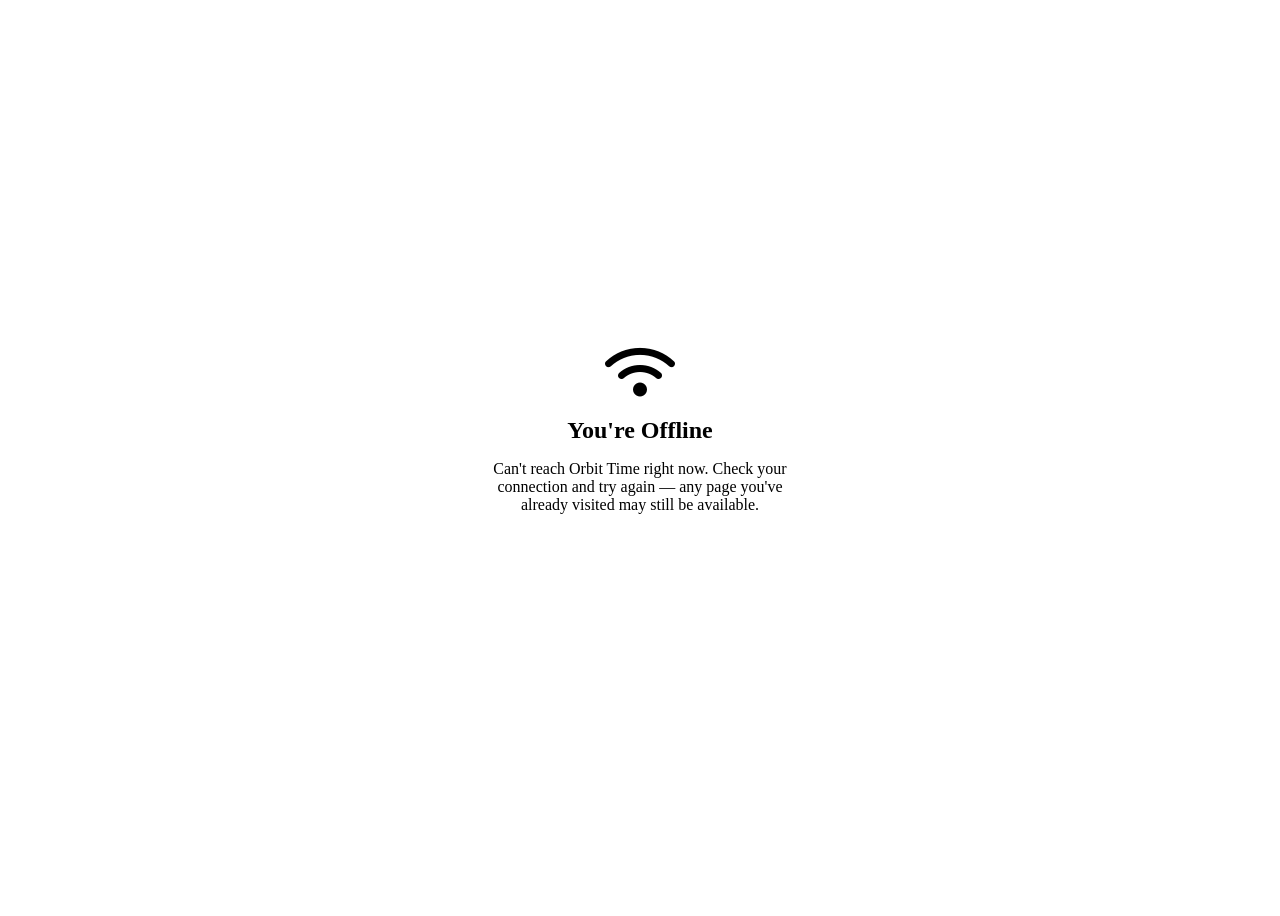
<file: offline.html>
<!DOCTYPE html>
<html lang="en">
<head>
    <meta charset="UTF-8">
    <meta name="viewport" content="width=device-width, initial-scale=1.0">
    <title>You're Offline - Orbit Time</title>
    <link rel="icon" type="image/png" sizes="192x192" href="images/icon-192.png">
    <link rel="stylesheet" href="css/style.css">
    <link rel="stylesheet" href="https://cdnjs.cloudflare.com/ajax/libs/font-awesome/6.4.0/css/all.min.css">
    <style>
        .offline-container {
            min-height: 100vh;
            display: flex;
            flex-direction: column;
            align-items: center;
            justify-content: center;
            text-align: center;
            padding: var(--spacing-xl);
        }
        .offline-container i {
            font-size: 3.5rem;
            color: var(--primary-color);
            margin-bottom: var(--spacing-lg);
        }
        .offline-container h1 {
            font-size: 1.5rem;
            margin-bottom: var(--spacing-sm);
        }
        .offline-container p {
            color: var(--text-secondary);
            margin-bottom: var(--spacing-xl);
            max-width: 320px;
        }
    </style>
</head>
<body class="light-mode">
    <div class="offline-container">
        <i class="fas fa-wifi"></i>
        <h1>You're Offline</h1>
        <p>Can't reach Orbit Time right now. Check your connection and try again — any page you've already visited may still be available.</p>
        <button class="btn btn-primary" onclick="window.location.reload()">
            <i class="fas fa-redo"></i> Try Again
        </button>
    </div>
</body>
</html>
</file>
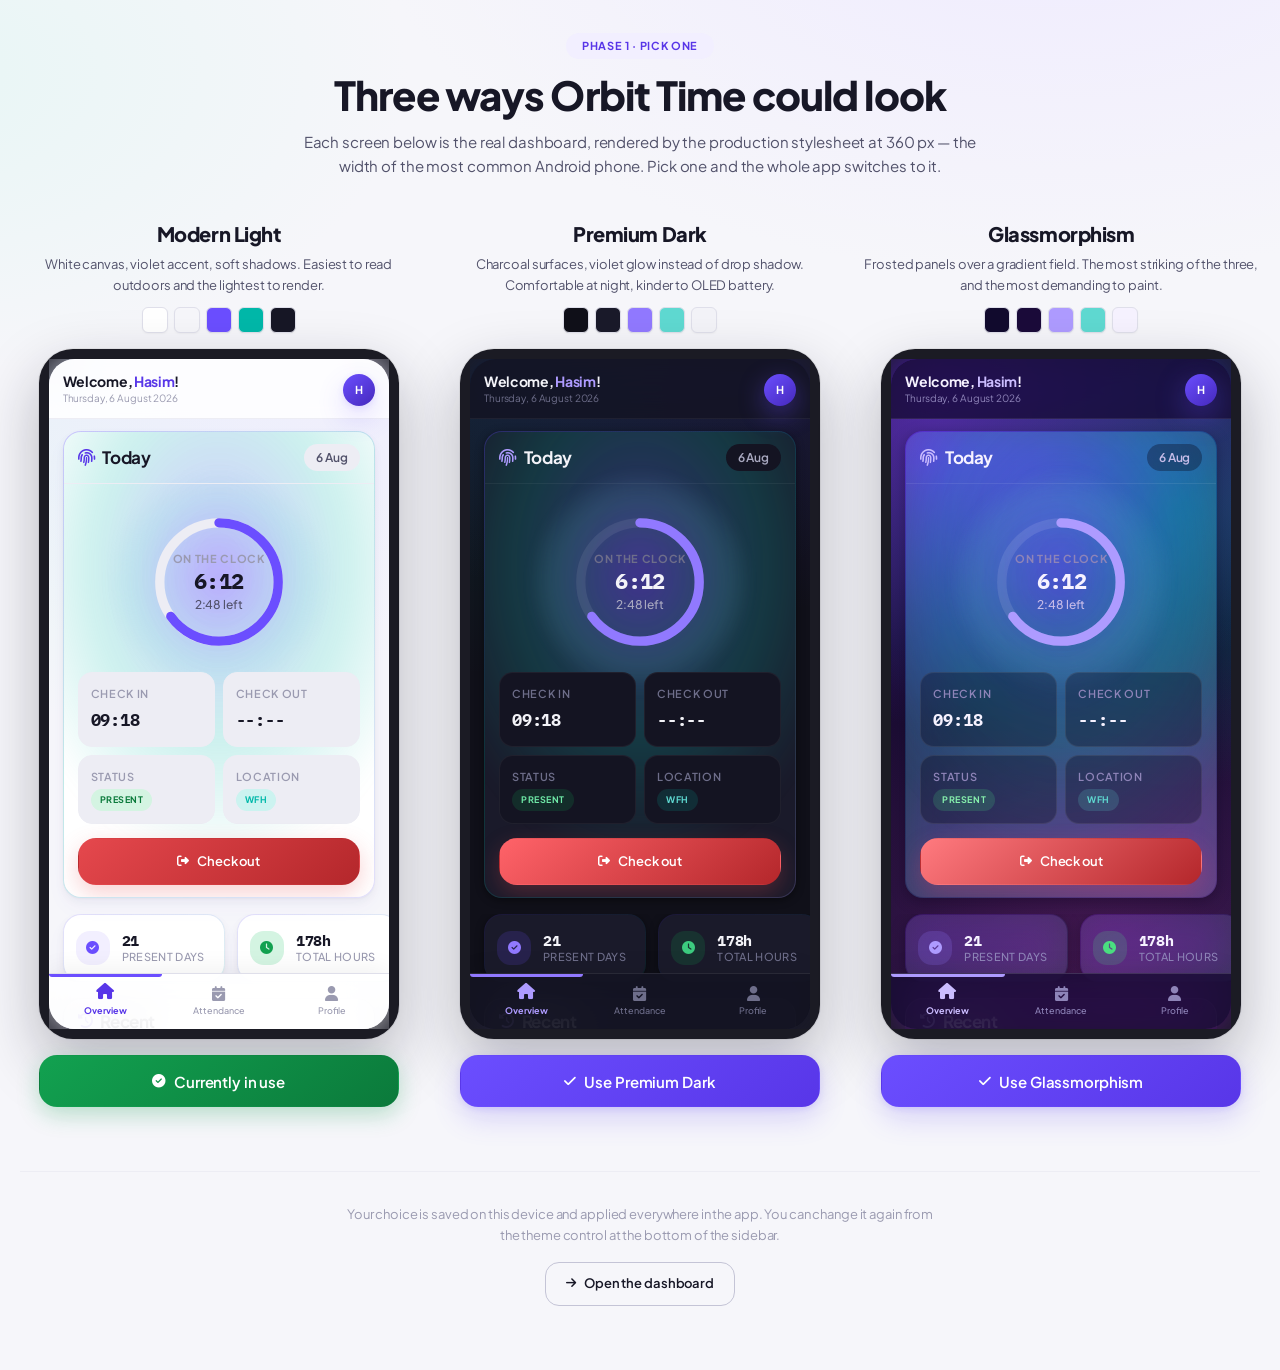
<file: theme-preview.html>
<!DOCTYPE html>
<html lang="en" data-theme="light">
<head>
<meta charset="UTF-8">
<meta name="viewport" content="width=device-width, initial-scale=1.0, viewport-fit=cover">
<title>Choose a theme — Orbit Time</title>
<meta name="theme-color" content="#FFFFFF">

<link rel="preconnect" href="https://fonts.googleapis.com">
<link rel="preconnect" href="https://fonts.gstatic.com" crossorigin>
<link rel="stylesheet" href="https://fonts.googleapis.com/css2?family=Plus+Jakarta+Sans:wght@400;500;600;700;800&family=IBM+Plex+Mono:wght@500;600&display=swap">

<!-- The real design system. Because every token lives on [data-theme], a
     nested element can carry a different theme than the page around it —
     which is exactly what lets all three concepts render side by side,
     using the same CSS that ships to production. Nothing here is a mock-up
     of the design system; it *is* the design system. -->
<link rel="stylesheet" href="css/design-system.css">
<link rel="stylesheet" href="css/style.css">
    <link rel="stylesheet" href="css/aurora-theme.css">
<link rel="preload" as="style" href="https://cdnjs.cloudflare.com/ajax/libs/font-awesome/6.4.0/css/all.min.css" onload="this.rel='stylesheet'">
<noscript><link rel="stylesheet" href="https://cdnjs.cloudflare.com/ajax/libs/font-awesome/6.4.0/css/all.min.css"></noscript>

<style>
/* ---------------------------------------------------------------------------
   Chooser chrome. This styling is for the picker itself and never ships.
   --------------------------------------------------------------------------- */
.chooser {
    max-width: 1280px;
    margin: 0 auto;
    padding: var(--space-8) var(--space-5) var(--space-16);
}

.chooser-head { text-align: center; max-width: 62ch; margin: 0 auto var(--space-10); }

.chooser-eyebrow {
    display: inline-block;
    margin-bottom: var(--space-3);
    padding: var(--space-1) var(--space-4);
    border-radius: var(--radius-full);
    background: var(--brand-subtle);
    color: var(--brand-text);
    font-size: var(--text-2xs);
    font-weight: var(--weight-bold);
    letter-spacing: var(--tracking-wide);
    text-transform: uppercase;
}

.chooser-head h1 {
    font-size: var(--text-2xl);
    font-weight: var(--weight-black);
    letter-spacing: var(--tracking-tight);
    margin-bottom: var(--space-3);
    text-wrap: balance;
}

.chooser-head p { color: var(--text-secondary); font-size: var(--text-base); }

.concepts { display: grid; gap: var(--space-8); }

@media (min-width: 900px)  { .concepts { grid-template-columns: repeat(3, minmax(0, 1fr)); gap: var(--space-6); } }

.concept { display: flex; flex-direction: column; gap: var(--space-4); }

.concept-meta { text-align: center; }

.concept-name {
    font-size: var(--text-lg);
    font-weight: var(--weight-black);
    letter-spacing: var(--tracking-tight);
}

.concept-desc {
    font-size: var(--text-sm);
    color: var(--text-secondary);
    margin-top: var(--space-1);
    min-height: 2.6em;
}

/* Swatch row — the palette, stated plainly. */
.swatches { display: flex; justify-content: center; gap: 6px; margin-top: var(--space-3); }
.swatches span {
    width: 26px; height: 26px;
    border-radius: var(--radius-xs);
    border: 1px solid var(--border);
    box-shadow: var(--shadow-xs);
}

/* --- The phone --------------------------------------------------------------
   A 360px-wide viewport, which is the most common Android width in use, so
   what you see here is what the smallest common device actually gets.        */
.phone {
    position: relative;
    width: 100%;
    max-width: 360px;
    margin: 0 auto;
    aspect-ratio: 360 / 690;
    border-radius: 34px;
    padding: 10px;
    background: #1b1b24;
    box-shadow: 0 24px 60px rgba(20, 20, 40, 0.28), 0 0 0 1px rgba(0,0,0,0.06);
    overflow: hidden;
    flex-shrink: 0;
}

.screen {
    position: relative;
    height: 100%;
    border-radius: 26px;
    overflow: hidden;
    background-color: var(--canvas);
    background-image: var(--canvas-image);
    background-size: cover;
    color: var(--text-primary);
    font-family: var(--font-ui);
    display: flex;
    flex-direction: column;
}

/* A real scroll area, so the previews behave like the app. */
.screen-scroll {
    flex: 1;
    overflow-y: auto;
    padding: 0 14px 70px;
    scrollbar-width: none;
}
.screen-scroll::-webkit-scrollbar { display: none; }

/* Scaled-down interior: the components are the production ones, just smaller,
   because a 360px screen shown at 320px would otherwise misreport density. */
.screen { font-size: 13px; }
.screen .top-bar { position: sticky; margin: 0 -14px; padding-inline: 14px; padding-top: 14px; min-height: 52px; }
.screen .welcome-text h2 { font-size: 14px; }
.screen .welcome-text p { font-size: 10px; }
.screen .user-avatar { width: 32px; height: 32px; font-size: 11px; }
.screen .shift-ring { width: 148px; height: 148px; margin: 12px auto 16px; }
.screen .ring-elapsed { font-size: 1.35rem; }
.screen .stats-grid { margin-inline: -14px; padding-inline: 14px; grid-auto-columns: 52%; }
.screen .stat-icon { width: 34px; height: 34px; font-size: 13px; }
.screen .stat-info h3 { font-size: 15px; }
.screen .btn { font-size: 12px; min-height: 40px; }
.screen .btn-lg { min-height: 44px; font-size: 13px; }
.screen .card-header, .screen .action-header { padding: 12px 14px; }
.screen .card-body, .screen .action-body { padding: 12px 14px; }
.screen .bottom-nav { position: absolute; height: 56px; }
.screen .bottom-nav-item { font-size: 9px; }
.screen .bottom-nav-item i { font-size: 15px; }
.screen .data-table tbody tr { margin-bottom: 8px; }
.screen .data-table tbody td { padding: 6px 10px; font-size: 11px; }
.screen .data-table tbody td::before { font-size: 9px; }
.screen .status-badge { font-size: 9px; padding: 3px 8px; }

/* The preview panes are static, so the ring is drawn at a fixed position. */
.screen .shift-ring__progress { transition: none; }

/* ---------------------------------------------------------------------------
   Force the phone layout inside each pane.
   Media queries answer to the *page* width, not the pane width, so on a
   desktop monitor these 340 px panes would otherwise pick up the tablet and
   desktop rules and fall apart. Re-stating the mobile layout here keeps each
   preview honest about what an Android phone actually gets.
   (Container queries would express this more cleanly, but this file has to
   render on older Android WebViews too.)
   --------------------------------------------------------------------------- */
.screen .action-body {
    display: block;
    grid-template-columns: none;
}
.screen .attendance-status {
    display: grid;
    grid-template-columns: repeat(2, minmax(0, 1fr));
    margin-bottom: 14px;
}
.screen .action-buttons {
    display: grid;
    grid-template-columns: minmax(0, 1fr);
    min-width: 0;
}
.screen .stats-grid {
    display: grid;
    grid-auto-flow: column;
    grid-template-columns: none;
    grid-auto-columns: 52%;
    overflow-x: auto;
}
.screen .bottom-nav { display: flex; }
.screen .live-clock { display: none; }

/* Stacked-record tables, as they appear below 768 px. */
.screen .data-table,
.screen .data-table tbody,
.screen .data-table tr,
.screen .data-table td { display: block; width: 100%; }
.screen .data-table tbody tr {
    padding: 4px;
    background: var(--surface-sunken);
    border: 1px solid var(--border-subtle);
    border-radius: var(--radius-md);
}
.screen .data-table tbody td {
    display: flex;
    align-items: center;
    justify-content: space-between;
    gap: 12px;
    border-bottom: 1px solid var(--border-subtle);
    text-align: right;
}
.screen .data-table tbody td:last-child { border-bottom: none; }
.screen .data-table tbody td::before {
    content: attr(data-label);
    font-family: var(--font-ui);
    font-size: 9px;
    font-weight: var(--weight-bold);
    letter-spacing: var(--tracking-wide);
    text-transform: uppercase;
    color: var(--text-muted);
}

.choose-btn { width: 100%; max-width: 360px; margin: 0 auto; }

.is-current {
    display: inline-flex;
    align-items: center;
    gap: var(--space-2);
    font-size: var(--text-xs);
    font-weight: var(--weight-bold);
    color: var(--success);
    letter-spacing: var(--tracking-wide);
    text-transform: uppercase;
}

.chooser-foot {
    margin-top: var(--space-16);
    padding-top: var(--space-8);
    border-top: 1px solid var(--border-subtle);
    text-align: center;
}
.chooser-foot p { color: var(--text-muted); font-size: var(--text-sm); max-width: 60ch; margin: 0 auto var(--space-4); }

.notice {
    position: fixed;
    left: 50%;
    bottom: var(--space-6);
    transform: translate3d(-50%, 20px, 0);
    z-index: var(--z-toast);
    display: flex;
    align-items: center;
    gap: var(--space-3);
    padding: var(--space-3) var(--space-5);
    border-radius: var(--radius-full);
    background: var(--surface-raised);
    border: 1px solid var(--border);
    box-shadow: var(--shadow-lg);
    font-size: var(--text-sm);
    font-weight: var(--weight-semi);
    opacity: 0;
    pointer-events: none;
    transition: opacity var(--dur-normal) var(--ease-standard),
                transform var(--dur-normal) var(--ease-spring);
}
.notice.is-visible { opacity: 1; transform: translate3d(-50%, 0, 0); }
.notice i { color: var(--success); }
</style>
</head>

<body>
<main class="chooser">

    <header class="chooser-head">
        <span class="chooser-eyebrow">Phase 1 · Pick one</span>
        <h1>Three ways Orbit Time could look</h1>
        <p>Each screen below is the real dashboard, rendered by the production
           stylesheet at 360&nbsp;px — the width of the most common Android phone.
           Pick one and the whole app switches to it.</p>
    </header>

    <div class="concepts">

        <!-- ============================ THEME 1 ============================ -->
        <section class="concept">
            <div class="concept-meta">
                <div class="concept-name">Modern Light</div>
                <p class="concept-desc">White canvas, violet accent, soft shadows.
                   Easiest to read outdoors and the lightest to render.</p>
                <div class="swatches">
                    <span style="background:#FFFFFF"></span>
                    <span style="background:#F6F6FA"></span>
                    <span style="background:#6B4EFF"></span>
                    <span style="background:#00B8A9"></span>
                    <span style="background:#171726"></span>
                </div>
            </div>

            <div class="phone">
                <div class="screen" data-theme="light">
                    <div class="screen-scroll">
                        <!--[preview:screen]-->
                    </div>
                </div>
            </div>

            <button class="btn btn-primary btn-lg choose-btn" data-choose="light">
                <i class="fas fa-check"></i> Use Modern Light
            </button>
        </section>

        <!-- ============================ THEME 2 ============================ -->
        <section class="concept">
            <div class="concept-meta">
                <div class="concept-name">Premium Dark</div>
                <p class="concept-desc">Charcoal surfaces, violet glow instead of
                   drop shadow. Comfortable at night, kinder to OLED battery.</p>
                <div class="swatches">
                    <span style="background:#101019"></span>
                    <span style="background:#1A1A2A"></span>
                    <span style="background:#9179FF"></span>
                    <span style="background:#5FD9D1"></span>
                    <span style="background:#F3F3F8"></span>
                </div>
            </div>

            <div class="phone">
                <div class="screen" data-theme="dark">
                    <div class="screen-scroll">
                        <!--[preview:screen]-->
                    </div>
                </div>
            </div>

            <button class="btn btn-primary btn-lg choose-btn" data-choose="dark">
                <i class="fas fa-check"></i> Use Premium Dark
            </button>
        </section>

        <!-- ============================ THEME 3 ============================ -->
        <section class="concept">
            <div class="concept-meta">
                <div class="concept-name">Glassmorphism</div>
                <p class="concept-desc">Frosted panels over a gradient field.
                   The most striking of the three, and the most demanding to paint.</p>
                <div class="swatches">
                    <span style="background:#120B2E"></span>
                    <span style="background:#1B0B3A"></span>
                    <span style="background:#AE9BFF"></span>
                    <span style="background:#5FD9D1"></span>
                    <span style="background:#F6F2FF"></span>
                </div>
            </div>

            <div class="phone">
                <div class="screen" data-theme="glass">
                    <div class="screen-scroll">
                        <!--[preview:screen]-->
                    </div>
                </div>
            </div>

            <button class="btn btn-primary btn-lg choose-btn" data-choose="glass">
                <i class="fas fa-check"></i> Use Glassmorphism
            </button>
        </section>

    </div>

    <footer class="chooser-foot">
        <p>Your choice is saved on this device and applied everywhere in the app.
           You can change it again from the theme control at the bottom of the sidebar.</p>
        <a class="btn btn-outline" href="dashboard.html">
            <i class="fas fa-arrow-right"></i> Open the dashboard
        </a>
    </footer>
</main>

<div class="notice" id="notice"><i class="fas fa-check-circle"></i><span id="noticeText"></span></div>

<script>
/* ---------------------------------------------------------------------------
   One screen template, stamped into all three panes. Writing it once is the
   point: any difference between the previews is a difference of theme alone,
   never of markup.
   --------------------------------------------------------------------------- */
var SCREEN = `
<header class="top-bar">
    <div class="welcome-text">
        <h2>Welcome, <span>Hasim</span>!</h2>
        <p>Thursday, 6 August 2026</p>
    </div>
    <div class="top-bar-right">
        <div class="user-avatar">H</div>
    </div>
</header>

<div class="attendance-action-card" style="margin-top:12px">
    <div class="action-header">
        <h3><i class="fas fa-fingerprint"></i> Today</h3>
        <span class="today-date">6 Aug</span>
    </div>
    <div class="action-body">
        <div class="shift-ring is-running">
            <div class="shift-ring__glow"></div>
            <svg viewBox="0 0 190 190" aria-hidden="true">
                <circle class="shift-ring__track" cx="95" cy="95" r="76"></circle>
                <circle class="shift-ring__progress" cx="95" cy="95" r="76"
                        stroke-dasharray="477.5" stroke-dashoffset="167"></circle>
            </svg>
            <div class="shift-ring__center">
                <span class="ring-eyebrow">On the clock</span>
                <span class="ring-elapsed">6:12</span>
                <span class="ring-caption">2:48 left</span>
            </div>
        </div>

        <div class="attendance-status">
            <div class="status-item">
                <span class="status-label">Check in</span>
                <span class="status-value">09:18</span>
            </div>
            <div class="status-item">
                <span class="status-label">Check out</span>
                <span class="status-value">--:--</span>
            </div>
            <div class="status-item">
                <span class="status-label">Status</span>
                <span class="status-badge present">Present</span>
            </div>
            <div class="status-item">
                <span class="status-label">Location</span>
                <span class="status-badge wfh">WFH</span>
            </div>
        </div>

        <div class="action-buttons">
            <button class="btn btn-danger btn-lg"><i class="fas fa-sign-out-alt"></i> Check out</button>
        </div>
    </div>
</div>

<div class="stats-grid">
    <div class="stat-card">
        <div class="stat-icon purple"><i class="fas fa-check-circle"></i></div>
        <div class="stat-info"><h3>21</h3><p>Present days</p></div>
    </div>
    <div class="stat-card">
        <div class="stat-icon green"><i class="fas fa-clock"></i></div>
        <div class="stat-info"><h3>178h</h3><p>Total hours</p></div>
    </div>
    <div class="stat-card">
        <div class="stat-icon teal"><i class="fas fa-arrow-up"></i></div>
        <div class="stat-info"><h3>6h</h3><p>Overtime</p></div>
    </div>
</div>

<div class="card">
    <div class="card-header"><h3><i class="fas fa-history"></i> Recent</h3></div>
    <div class="card-body">
        <table class="data-table">
            <tbody>
                <tr>
                    <td data-label="Date">5 Aug</td>
                    <td data-label="Hours">8:45</td>
                    <td data-label="Status"><span class="status-badge present">Present</span></td>
                </tr>
                <tr>
                    <td data-label="Date">4 Aug</td>
                    <td data-label="Hours">7:10</td>
                    <td data-label="Status"><span class="status-badge incomplete">Short</span></td>
                </tr>
                <tr>
                    <td data-label="Date">3 Aug</td>
                    <td data-label="Hours">—</td>
                    <td data-label="Status"><span class="status-badge week-off">Week off</span></td>
                </tr>
            </tbody>
        </table>
    </div>
</div>

<nav class="bottom-nav">
    <span class="bottom-nav-indicator" style="width:33.33%;transform:translate3d(0,0,0)"></span>
    <button class="bottom-nav-item active"><i class="fas fa-home"></i><span>Overview</span></button>
    <button class="bottom-nav-item"><i class="fas fa-calendar-check"></i><span>Attendance</span></button>
    <button class="bottom-nav-item"><i class="fas fa-user"></i><span>Profile</span></button>
</nav>
`;

document.querySelectorAll('.screen-scroll').forEach(function (host) {
    host.innerHTML = SCREEN;
});

/* --- Choosing --------------------------------------------------------------- */
var notice = document.getElementById('notice');
var noticeText = document.getElementById('noticeText');
var NAMES = { light: 'Modern Light', dark: 'Premium Dark', glass: 'Glassmorphism' };

function markCurrent() {
    var current = localStorage.getItem('sa-theme') || 'light';
    document.querySelectorAll('[data-choose]').forEach(function (btn) {
        var mine = btn.dataset.choose === current;
        btn.classList.toggle('btn-primary', !mine);
        btn.classList.toggle('btn-success', mine);
        btn.innerHTML = mine
            ? '<i class="fas fa-check-circle"></i> Currently in use'
            : '<i class="fas fa-check"></i> Use ' + NAMES[btn.dataset.choose];
    });
}

document.querySelectorAll('[data-choose]').forEach(function (btn) {
    btn.addEventListener('click', function () {
        var theme = btn.dataset.choose;
        localStorage.setItem('sa-theme', theme);
        document.documentElement.setAttribute('data-theme', theme);
        markCurrent();

        noticeText.textContent = NAMES[theme] + ' applied across the app';
        notice.classList.add('is-visible');
        clearTimeout(window.__noticeTimer);
        window.__noticeTimer = setTimeout(function () {
            notice.classList.remove('is-visible');
        }, 2600);
    });
});

/* Apply whatever was already chosen, to the page chrome only — the three
   panes always show their own theme regardless. */
(function () {
    var saved = localStorage.getItem('sa-theme');
    if (['light', 'dark', 'glass'].indexOf(saved) > -1) {
        document.documentElement.setAttribute('data-theme', saved);
    }
    markCurrent();
})();
</script>
</body>
</html>
</file>
<file: css/style.css>
/* ===========================================================================
   Smart Attendance — Components
   Layer 2 of 2. Requires design-system.css.

   Every class name from the original stylesheet is preserved, so attendance.js,
   admin.js, auth.js and leave-holiday.js keep working untouched. Only the
   presentation changed.
   =========================================================================== */

/* ===========================================================================
   APP SHELL
   Mobile is the base case: no sidebar, bottom nav, single column.
   =========================================================================== */
.dashboard-container {
    display: flex;
    min-height: 100vh;
    min-height: 100dvh;
    width: 100%;
}

.main-content {
    flex: 1;
    min-width: 0;              /* lets flex children shrink instead of overflowing */
    display: flex;
    flex-direction: column;
    padding: 0 var(--space-4);
    /* Room for the bottom nav plus the Android gesture bar. */
    padding-bottom: calc(var(--bottomnav-h) + env(safe-area-inset-bottom, 0px) + var(--space-8));
    max-width: 100%;
}

/* ---------------------------------------------------------------------------
   Top bar — sticky, compact, blurred.
   --------------------------------------------------------------------------- */
.top-bar {
    position: sticky;
    top: 0;
    z-index: var(--z-sticky);
    display: flex;
    align-items: center;
    gap: var(--space-3);
    min-height: var(--topbar-h);
    padding: var(--space-3) 0;
    margin: 0 calc(var(--space-4) * -1);
    padding-inline: var(--space-4);
    padding-top: calc(var(--space-3) + env(safe-area-inset-top, 0px));
    background: var(--nav-surface);
    -webkit-backdrop-filter: var(--nav-blur);
    backdrop-filter: var(--nav-blur);
    border-bottom: 1px solid var(--border-subtle);
    transition: box-shadow var(--dur-normal) var(--ease-standard),
                border-color var(--dur-normal) var(--ease-standard);
}

/* ui.js adds this once the page has scrolled past 8px. */
.top-bar.is-stuck {
    box-shadow: var(--shadow-sm);
    border-bottom-color: var(--border);
}

.welcome-text { flex: 1; min-width: 0; }

.welcome-text h2 {
    font-size: var(--text-md);
    font-weight: var(--weight-bold);
    letter-spacing: var(--tracking-tight);
    white-space: nowrap;
    overflow: hidden;
    text-overflow: ellipsis;
}

.welcome-text h2 span { color: var(--brand-text); }

.welcome-text p {
    font-size: var(--text-xs);
    color: var(--text-muted);
    white-space: nowrap;
    overflow: hidden;
    text-overflow: ellipsis;
}

.top-bar-right {
    display: flex;
    align-items: center;
    gap: var(--space-2);
    flex-shrink: 0;
}

.live-clock {
    display: none;                       /* the ring carries time on mobile */
    padding: var(--space-2) var(--space-3);
    border-radius: var(--radius-full);
    background: var(--surface-sunken);
    border: 1px solid var(--border-subtle);
    font-size: var(--text-sm);
    font-weight: var(--weight-semi);
    color: var(--text-secondary);
}

.user-avatar {
    width: 38px; height: 38px;
    flex-shrink: 0;
    display: grid;
    place-items: center;
    border-radius: var(--radius-full);
    background: linear-gradient(140deg, var(--violet-500), var(--violet-700));
    color: #fff;
    font-size: var(--text-sm);
    font-weight: var(--weight-bold);
    box-shadow: var(--shadow-brand);
}

.mobile-menu-btn {
    display: grid;
    place-items: center;
    width: var(--tap-min); height: var(--tap-min);
    margin-left: calc(var(--space-2) * -1);
    border-radius: var(--radius-md);
    color: var(--text-secondary);
    font-size: 1.15rem;
    transition: background var(--dur-fast) var(--ease-standard),
                color var(--dur-fast) var(--ease-standard);
}
.mobile-menu-btn:active { background: var(--surface-hover); color: var(--text-primary); }

/* Small icon-only affordance in the top bar. Currently just the admin
   sign-out shortcut — logout otherwise lives inside the sidebar drawer,
   which on mobile means a hamburger tap plus a scroll to the drawer's
   footer just to sign out. */
.icon-btn {
    display: grid;
    place-items: center;
    flex-shrink: 0;
    width: var(--tap-min); height: var(--tap-min);
    border-radius: var(--radius-md);
    color: var(--text-secondary);
    font-size: 1.05rem;
    transition: background var(--dur-fast) var(--ease-standard),
                color var(--dur-fast) var(--ease-standard);
}
.icon-btn:hover, .icon-btn:active { background: var(--surface-hover); color: var(--text-primary); }
.icon-btn-danger { color: var(--danger); }
.icon-btn-danger:hover, .icon-btn-danger:active { background: var(--danger-subtle); color: var(--danger); }

/* ---------------------------------------------------------------------------
   Sidebar — off-canvas drawer on mobile, permanent rail on desktop.
   --------------------------------------------------------------------------- */
.sidebar {
    position: fixed;
    inset: 0 auto 0 0;
    z-index: var(--z-sidebar);
    width: min(84vw, var(--sidebar-w));
    max-width: none;
    display: flex;
    flex-direction: column;
    background: var(--nav-surface);
    -webkit-backdrop-filter: var(--nav-blur);
    backdrop-filter: var(--nav-blur);
    border-right: 1px solid var(--border);
    padding-top: env(safe-area-inset-top, 0px);
    padding-bottom: env(safe-area-inset-bottom, 0px);
    transform: translate3d(-102%, 0, 0);
    transition: transform var(--dur-normal) var(--ease-standard);
}

.sidebar.mobile-open {
    transform: translate3d(0, 0, 0);
    box-shadow: var(--shadow-xl);
}

/* Scrim behind the open drawer. Injected by ui.js. */
.sidebar-scrim {
    position: fixed;
    inset: 0;
    z-index: calc(var(--z-sidebar) - 1);
    background: var(--scrim);
    opacity: 0;
    pointer-events: none;
    -webkit-backdrop-filter: blur(2px);
    backdrop-filter: blur(2px);
    transition: opacity var(--dur-normal) var(--ease-standard);
}
.sidebar-scrim.is-visible { opacity: 1; pointer-events: auto; }

.sidebar-header {
    display: flex;
    align-items: center;
    justify-content: space-between;
    gap: var(--space-2);
    padding: var(--space-5) var(--space-4);
    min-height: var(--topbar-h);
}

.sidebar-toggle {
    display: none;
    width: 34px; height: 34px;
    place-items: center;
    border-radius: var(--radius-sm);
    color: var(--text-muted);
    transition: background var(--dur-fast) var(--ease-standard),
                color var(--dur-fast) var(--ease-standard);
}
.sidebar-toggle:hover { background: var(--surface-hover); color: var(--text-primary); }

.sidebar-nav {
    display: flex;
    flex-direction: column;
    gap: var(--space-1);
    padding: var(--space-2) var(--space-3);
    flex: 1;
    overflow-y: auto;
}

.nav-item {
    position: relative;
    display: flex;
    align-items: center;
    gap: var(--space-3);
    min-height: var(--tap-min);
    padding: var(--space-3);
    border-radius: var(--radius-md);
    color: var(--text-secondary);
    font-size: var(--text-sm);
    font-weight: var(--weight-medium);
    white-space: nowrap;
    overflow: hidden;
    transition: background var(--dur-fast) var(--ease-standard),
                color var(--dur-fast) var(--ease-standard);
}

.nav-item i { width: 20px; flex-shrink: 0; text-align: center; font-size: 1rem; }

.nav-item:hover { background: var(--surface-hover); color: var(--text-primary); }

.nav-item.active {
    background: var(--brand-subtle);
    color: var(--brand-text);
    font-weight: var(--weight-semi);
}

/* The active marker is a rail on the leading edge, not a filled pill —
   it survives every theme without needing a contrast-safe fill. */
.nav-item.active::before {
    content: '';
    position: absolute;
    left: 0; top: 50%;
    width: 3px; height: 20px;
    border-radius: 0 var(--radius-full) var(--radius-full) 0;
    background: var(--brand);
    transform: translate3d(-1px, -50%, 0);
}

.sidebar-footer {
    padding: var(--space-4) var(--space-3);
    border-top: 1px solid var(--border-subtle);
    display: flex;
    flex-direction: column;
    gap: var(--space-3);
}

.logout-btn {
    display: flex;
    align-items: center;
    gap: var(--space-3);
    width: 100%;
    min-height: var(--tap-min);
    padding: var(--space-3);
    border-radius: var(--radius-md);
    color: var(--danger);
    font-size: var(--text-sm);
    font-weight: var(--weight-semi);
    transition: background var(--dur-fast) var(--ease-standard);
}
.logout-btn i { width: 20px; text-align: center; }
.logout-btn:hover { background: var(--danger-subtle); }

/* Sign Out button inside the Profile section */
.profile-actions {
    margin-top: var(--space-4);
    padding-top: var(--space-4);
    border-top: 1px solid var(--border-subtle);
}
.logout-btn-profile {
    width: auto;
    justify-content: center;
    padding-inline: var(--space-5);
    border: 1px solid var(--danger);
    cursor: pointer;
}

.sidebar-credit { text-align: center; }
.sidebar-credit small {
    font-size: var(--text-2xs);
    color: var(--text-muted);
    letter-spacing: var(--tracking-wide);
    text-transform: uppercase;
}

/* ---------------------------------------------------------------------------
   Logo
   --------------------------------------------------------------------------- */
.logo, .auth-logo {
    display: inline-flex;
    align-items: center;
    min-width: 0;
}

.logo img, .auth-logo img { display: block; width: auto; }
.logo img.logo-full   { height: 26px; }
.logo img.logo-collapsed { display: none; height: 30px; }
.auth-logo img { height: 34px; }

/* Collapsed desktop rail: the full wordmark no longer fits, so swap to
   just the icon mark rather than truncating or overflowing it. */
.sidebar.collapsed .logo img.logo-full { display: none; }
.sidebar.collapsed .logo img.logo-collapsed { display: block; }

/* ---------------------------------------------------------------------------
   Bottom navigation — mobile primary nav, built by ui.js from .sidebar-nav.
   --------------------------------------------------------------------------- */
.bottom-nav {
    position: fixed;
    inset: auto 0 0 0;
    z-index: var(--z-bottomnav);
    display: flex;
    align-items: stretch;
    height: calc(var(--bottomnav-h) + env(safe-area-inset-bottom, 0px));
    padding-bottom: env(safe-area-inset-bottom, 0px);
    background: var(--nav-surface);
    -webkit-backdrop-filter: var(--nav-blur);
    backdrop-filter: var(--nav-blur);
    border-top: 1px solid var(--border);
    box-shadow: 0 -4px 24px rgba(0, 0, 0, 0.06);
}

.bottom-nav-item {
    position: relative;
    flex: 1;
    display: flex;
    flex-direction: column;
    align-items: center;
    justify-content: center;
    gap: 3px;
    min-width: 0;
    padding: var(--space-2) var(--space-1);
    color: var(--text-muted);
    font-size: var(--text-2xs);
    font-weight: var(--weight-medium);
    overflow: hidden;
    transition: color var(--dur-fast) var(--ease-standard);
}

.bottom-nav-item i { font-size: 1.15rem; transition: transform var(--dur-normal) var(--ease-spring); }

.bottom-nav-item span {
    max-width: 100%;
    overflow: hidden;
    text-overflow: ellipsis;
    white-space: nowrap;
}

.bottom-nav-item.active { color: var(--brand-text); font-weight: var(--weight-bold); }
.bottom-nav-item.active i { transform: translate3d(0, -2px, 0) scale(1.08); }

/* The indicator slides between items rather than fading per item, so the eye
   tracks one moving object instead of two separate state changes. */
.bottom-nav-indicator {
    position: absolute;
    top: 0; left: 0;
    height: 3px;
    border-radius: 0 0 var(--radius-full) var(--radius-full);
    background: var(--brand);
    transition: transform var(--dur-normal) var(--ease-standard),
                width var(--dur-normal) var(--ease-standard);
    pointer-events: none;
}

/* ===========================================================================
   BUTTONS
   =========================================================================== */
.btn {
    position: relative;
    display: inline-flex;
    align-items: center;
    justify-content: center;
    gap: var(--space-2);
    min-height: var(--tap-min);
    padding: var(--space-3) var(--space-5);
    border: 1px solid transparent;
    border-radius: var(--radius-md);
    font-size: var(--text-sm);
    font-weight: var(--weight-semi);
    letter-spacing: var(--tracking-flat);
    line-height: 1;
    white-space: nowrap;
    cursor: pointer;
    overflow: hidden;              /* clips the ripple */
    isolation: isolate;
    -webkit-user-select: none;
    user-select: none;
    transition: transform var(--dur-instant) var(--ease-standard),
                box-shadow var(--dur-fast) var(--ease-standard),
                background var(--dur-fast) var(--ease-standard),
                border-color var(--dur-fast) var(--ease-standard),
                opacity var(--dur-fast) var(--ease-standard);
}

/* Press reads as physical: scale down, no colour shift. */
.btn:active:not(:disabled) { transform: scale(0.968); }

.btn:disabled {
    opacity: 0.45;
    filter: grayscale(0.55);
    cursor: not-allowed;
    box-shadow: none;
    transform: none;
}

.btn i { font-size: 0.9em; }

.btn-primary {
    background: linear-gradient(140deg, var(--violet-500), var(--violet-600));
    color: #fff;
    box-shadow: var(--shadow-brand);
}
.btn-primary:hover:not(:disabled) {
    background: linear-gradient(140deg, var(--violet-400), var(--violet-500));
    box-shadow: 0 10px 28px rgba(107, 78, 255, 0.34);
}

.btn-secondary {
    background: var(--surface-sunken);
    color: var(--text-primary);
    border-color: var(--border);
}
.btn-secondary:hover:not(:disabled) { background: var(--surface-hover); border-color: var(--border-strong); }

.btn-outline {
    background: transparent;
    color: var(--text-primary);
    border-color: var(--border-strong);
}
.btn-outline:hover:not(:disabled) {
    background: var(--brand-subtle);
    border-color: var(--brand-border);
    color: var(--brand-text);
}

.btn-success {
    background: linear-gradient(140deg, var(--success), var(--green-700));
    color: #fff;
    box-shadow: 0 8px 22px rgba(18, 161, 80, 0.26);
}
.btn-success:hover:not(:disabled) { filter: brightness(1.06); }

.btn-danger {
    background: linear-gradient(140deg, var(--danger), var(--red-700));
    color: #fff;
    box-shadow: 0 8px 22px rgba(229, 72, 77, 0.26);
}
.btn-danger:hover:not(:disabled) { filter: brightness(1.06); }

.btn-lg { min-height: 52px; padding: var(--space-4) var(--space-6); font-size: var(--text-base); border-radius: var(--radius-lg); }
.btn-sm { min-height: 34px; padding: var(--space-2) var(--space-3); font-size: var(--text-xs); border-radius: var(--radius-sm); gap: var(--space-1); }
.btn-block { display: flex; width: 100%; }

/* Pill CTAs — hero only. Full-round, high-contrast pair (near-black +
   brand) that reads against a photo rather than a plain surface. */
.btn-pill {
    min-height: 50px;
    padding: var(--space-3) var(--space-6);
    border-radius: var(--radius-full);
    font-size: var(--text-base);
}
.btn-pill-dark { background: #14121f; color: #fff; }
.btn-pill-dark:hover:not(:disabled) { background: #000; }
.btn-pill-brand { background: var(--brand); color: #fff; box-shadow: var(--shadow-brand); }
.btn-pill-brand:hover:not(:disabled) { background: var(--violet-600); }

/* Ripple — one span per press, removed by ui.js on animationend. */
.ripple {
    position: absolute;
    border-radius: var(--radius-full);
    background: currentColor;
    opacity: 0.28;
    transform: scale(0);
    pointer-events: none;
    animation: ds-ripple 560ms var(--ease-standard) forwards;
}

/* Inline loading state — ui.js toggles .is-loading. */
.btn.is-loading { color: transparent !important; pointer-events: none; }
.btn.is-loading::after {
    content: '';
    position: absolute;
    inset: 0;
    margin: auto;
    width: 18px; height: 18px;
    border: 2px solid rgba(255, 255, 255, 0.35);
    border-top-color: #fff;
    border-radius: var(--radius-full);
    animation: ds-spin 620ms linear infinite;
}
.btn-outline.is-loading::after,
.btn-secondary.is-loading::after { border-color: var(--border); border-top-color: var(--brand); }

/* Small icon buttons inside table rows. */
.action-btns { display: flex; gap: var(--space-2); justify-content: flex-end; }

.action-btn {
    display: grid;
    place-items: center;
    width: 34px; height: 34px;
    border-radius: var(--radius-sm);
    background: var(--surface-sunken);
    color: var(--text-secondary);
    border: 1px solid var(--border-subtle);
    transition: transform var(--dur-instant) var(--ease-standard),
                background var(--dur-fast) var(--ease-standard),
                color var(--dur-fast) var(--ease-standard);
}
.action-btn:active { transform: scale(0.92); }
.action-btn.edit:hover   { background: var(--brand-subtle);  color: var(--brand-text);  border-color: var(--brand-border); }
.action-btn.delete:hover { background: var(--danger-subtle); color: var(--danger-text); border-color: var(--danger); }

/* ===========================================================================
   FORMS
   Inputs are 16px on every screen — anything smaller makes Chrome for Android
   and iOS Safari zoom the viewport the moment a field takes focus.
   =========================================================================== */
.form-group { margin-bottom: var(--space-4); }

.form-group label,
.profile-field label {
    display: flex;
    align-items: center;
    gap: var(--space-2);
    margin-bottom: var(--space-2);
    font-size: var(--text-xs);
    font-weight: var(--weight-semi);
    color: var(--text-secondary);
    letter-spacing: var(--tracking-wide);
    text-transform: uppercase;
}

.form-group label i, .profile-field label i { color: var(--text-muted); font-size: 0.85em; }

.form-input,
.form-select,
input[type='text'], input[type='email'], input[type='password'],
input[type='date'], input[type='number'], input[type='month'],
input[type='time'], input[type='search'], select, textarea {
    width: 100%;
    min-height: var(--tap-min);
    padding: var(--space-3) var(--space-4);
    background: var(--input-bg);
    border: 1px solid var(--input-border);
    border-radius: var(--radius-md);
    color: var(--text-primary);
    font-size: 16px;
    font-family: inherit;
    transition: border-color var(--dur-fast) var(--ease-standard),
                box-shadow var(--dur-fast) var(--ease-standard),
                background var(--dur-fast) var(--ease-standard);
    -webkit-appearance: none;
    appearance: none;
}

textarea { min-height: 88px; resize: vertical; line-height: var(--leading-body); }

.form-input::placeholder, textarea::placeholder, input::placeholder { color: var(--text-muted); }

.form-input:focus, .form-select:focus, input:focus, select:focus, textarea:focus {
    outline: none;
    border-color: var(--brand);
    box-shadow: 0 0 0 4px var(--input-focus-ring);
}

/* Native select needs its own chevron once appearance is stripped. */
.form-select, select {
    padding-right: var(--space-10);
    background-image: linear-gradient(45deg, transparent 50%, currentColor 50%),
                      linear-gradient(135deg, currentColor 50%, transparent 50%);
    background-position: calc(100% - 20px) center, calc(100% - 14px) center;
    background-size: 6px 6px, 6px 6px;
    background-repeat: no-repeat;
    cursor: pointer;
}

/* Date and time fields keep their native picker — replacing it on Android
   costs far more than it gains. */
input[type='date']::-webkit-calendar-picker-indicator,
input[type='month']::-webkit-calendar-picker-indicator,
input[type='time']::-webkit-calendar-picker-indicator {
    opacity: 0.55;
    cursor: pointer;
}
[data-theme='dark'] input::-webkit-calendar-picker-indicator,
[data-theme='glass'] input::-webkit-calendar-picker-indicator { filter: invert(1) brightness(1.6); }

.password-input { position: relative; }
.password-input input { padding-right: 48px; }

.password-toggle {
    position: absolute;
    right: 4px; top: 50%;
    transform: translateY(-50%);
    display: grid;
    place-items: center;
    width: 40px; height: 40px;
    border-radius: var(--radius-sm);
    color: var(--text-muted);
    transition: color var(--dur-fast) var(--ease-standard), background var(--dur-fast) var(--ease-standard);
}
.password-toggle:hover { color: var(--brand-text); background: var(--surface-hover); }

.form-options {
    display: flex;
    align-items: center;
    justify-content: space-between;
    flex-wrap: wrap;
    gap: var(--space-3);
    margin-bottom: var(--space-5);
}

.checkbox-label {
    display: inline-flex;
    align-items: center;
    gap: var(--space-2);
    font-size: var(--text-sm);
    color: var(--text-secondary);
    cursor: pointer;
    min-height: var(--tap-min);
    text-transform: none;
    letter-spacing: normal;
    font-weight: var(--weight-normal);
    margin-bottom: 0;
}

.checkbox-label input[type='checkbox'] {
    width: 20px; height: 20px;
    min-height: 0;
    flex-shrink: 0;
    padding: 0;
    border: 1.5px solid var(--border-strong);
    border-radius: var(--radius-xs);
    background: var(--input-bg);
    cursor: pointer;
    display: grid;
    place-items: center;
    transition: background var(--dur-fast) var(--ease-standard), border-color var(--dur-fast) var(--ease-standard);
}
.checkbox-label input[type='checkbox']:checked {
    background: var(--brand);
    border-color: var(--brand);
}
.checkbox-label input[type='checkbox']:checked::after {
    content: '';
    width: 5px; height: 9px;
    border: solid #fff;
    border-width: 0 2px 2px 0;
    transform: rotate(43deg) translate(-1px, -1px);
}

.forgot-link {
    font-size: var(--text-sm);
    font-weight: var(--weight-semi);
    color: var(--brand-text);
}
.forgot-link:hover { text-decoration: underline; }

.form-hint {
    display: flex;
    align-items: flex-start;
    gap: var(--space-2);
    margin-top: var(--space-3);
    font-size: var(--text-xs);
    line-height: var(--leading-snug);
    color: var(--text-muted);
}
.form-hint i { margin-top: 2px; color: var(--info); }

/* Time picker (HH : MM + AM/PM) */
.time-picker-group {
    display: flex;
    align-items: center;
    gap: var(--space-2);
    flex-wrap: wrap;
}

.time-part {
    width: 68px;
    flex: 0 0 68px;
    text-align: center;
    font-size: var(--text-md) !important;
    font-weight: var(--weight-semi);
    -moz-appearance: textfield;
}
.time-part::-webkit-outer-spin-button,
.time-part::-webkit-inner-spin-button { -webkit-appearance: none; margin: 0; }

.time-sep {
    font-family: var(--font-data);
    font-size: var(--text-lg);
    font-weight: var(--weight-bold);
    color: var(--text-muted);
}

.ampm-toggle {
    display: inline-flex;
    margin-left: auto;
    padding: 3px;
    border-radius: var(--radius-md);
    background: var(--surface-sunken);
    border: 1px solid var(--border-subtle);
}

.ampm-btn {
    min-width: 48px;
    min-height: 38px;
    padding: 0 var(--space-3);
    border-radius: var(--radius-sm);
    font-size: var(--text-xs);
    font-weight: var(--weight-bold);
    letter-spacing: var(--tracking-wide);
    color: var(--text-muted);
    transition: background var(--dur-fast) var(--ease-standard),
                color var(--dur-fast) var(--ease-standard),
                box-shadow var(--dur-fast) var(--ease-standard);
}
.ampm-btn.active {
    background: var(--surface);
    color: var(--brand-text);
    box-shadow: var(--shadow-xs);
}

/* Search box */
.search-box { position: relative; flex: 1; min-width: 0; }
.search-box i {
    position: absolute;
    left: var(--space-4); top: 50%;
    transform: translateY(-50%);
    color: var(--text-muted);
    font-size: 0.85rem;
    pointer-events: none;
}
.search-box input { padding-left: var(--space-10); }

/* ===========================================================================
   CARDS
   =========================================================================== */
.card,
.attendance-action-card,
.profile-card,
.export-card,
.stat-card,
.summary-card,
.auth-card {
    background: var(--surface);
    -webkit-backdrop-filter: var(--surface-blur);
    backdrop-filter: var(--surface-blur);
    border: 1px solid var(--border);
    border-radius: var(--radius-lg);
    box-shadow: var(--shadow-sm);
}

.card { margin-bottom: var(--space-4); overflow: hidden; }

.card-header {
    display: flex;
    align-items: center;
    justify-content: space-between;
    gap: var(--space-3);
    flex-wrap: wrap;
    padding: var(--space-4) var(--space-5);
    border-bottom: 1px solid var(--border-subtle);
}

.card-header h3 {
    display: flex;
    align-items: center;
    gap: var(--space-2);
    font-size: var(--text-md);
    font-weight: var(--weight-bold);
}
.card-header h3 i { color: var(--brand-text); font-size: 0.9em; }

.card-body { padding: var(--space-4) var(--space-5); }

.section-header {
    display: flex;
    align-items: flex-start;
    justify-content: space-between;
    flex-wrap: wrap;
    gap: var(--space-3);
    margin: var(--space-6) 0 var(--space-4);
}

.section-header h2 {
    display: flex;
    align-items: center;
    gap: var(--space-2);
    font-size: var(--text-lg);
    font-weight: var(--weight-black);
    letter-spacing: var(--tracking-tight);
}
.section-header h2 i { color: var(--brand-text); font-size: 0.85em; }

/* ---------------------------------------------------------------------------
   Content sections — one visible at a time.
   --------------------------------------------------------------------------- */
.content-section { display: none; }
.content-section.active { display: block; animation: ds-rise var(--dur-page) var(--ease-standard) both; }

/* ===========================================================================
   STATS
   On mobile these become one swipeable row. Six stacked cards would push the
   check-in action below the fold, which is the one thing that must not happen.
   =========================================================================== */
.stats-grid {
    display: grid;
    grid-template-columns: repeat(2, minmax(0, 1fr));
    gap: var(--space-3);
    margin: var(--space-4) 0;
}

.stat-card {
    display: flex;
    align-items: center;
    gap: var(--space-3);
    padding: var(--space-4) var(--space-3);
    transition: transform var(--dur-normal) var(--ease-standard),
                box-shadow var(--dur-normal) var(--ease-standard);
}
.stat-card:hover { transform: translate3d(0, -3px, 0); box-shadow: var(--shadow-md); }

.stat-icon {
    display: grid;
    place-items: center;
    width: 38px; height: 38px;
    flex-shrink: 0;
    border-radius: var(--radius-md);
    font-size: 1rem;
}

.stat-icon.blue   { background: var(--info-subtle);    color: var(--info); }
.stat-icon.green  { background: var(--success-subtle); color: var(--success); }
.stat-icon.purple { background: var(--brand-subtle);   color: var(--brand); }
.stat-icon.orange { background: var(--warning-subtle); color: var(--warning); }
.stat-icon.red    { background: var(--danger-subtle);  color: var(--danger); }
.stat-icon.teal   { background: var(--accent-subtle);  color: var(--accent); }

.stat-info { min-width: 0; }

.stat-info h3 {
    font-size: var(--text-md);
    font-weight: var(--weight-bold);
    line-height: 1.15;
    letter-spacing: var(--tracking-tight);
    overflow-wrap: anywhere;
}

.stat-info p {
    font-size: var(--text-2xs);
    color: var(--text-muted);
    font-weight: var(--weight-medium);
    letter-spacing: 0.03em;
    text-transform: uppercase;
    line-height: 1.25;
    overflow-wrap: anywhere;
}

/* Monthly summary — glanceable grid, not a scroller. */
.summary-cards {
    display: grid;
    grid-template-columns: repeat(2, minmax(0, 1fr));
    gap: var(--space-3);
    margin-bottom: var(--space-4);
}

.summary-card {
    display: flex;
    align-items: center;
    gap: var(--space-3);
    padding: var(--space-3) var(--space-4);
}

.summary-card > i { font-size: 1rem; color: var(--brand-text); flex-shrink: 0; }

.summary-info { display: flex; flex-direction: column; min-width: 0; }

.summary-value { font-size: var(--text-md); font-weight: var(--weight-bold); line-height: 1.15; }

.summary-label {
    font-size: var(--text-2xs);
    color: var(--text-muted);
    letter-spacing: var(--tracking-wide);
    text-transform: uppercase;
    white-space: nowrap;
    overflow: hidden;
    text-overflow: ellipsis;
}

.summary-stats { display: grid; gap: var(--space-3); }
.summary-item {
    display: flex;
    align-items: center;
    justify-content: space-between;
    gap: var(--space-3);
    padding: var(--space-3) 0;
    border-bottom: 1px solid var(--border-subtle);
    font-size: var(--text-sm);
}
.summary-item:last-child { border-bottom: none; }

/* ===========================================================================
   THE SHIFT RING — signature element
   A day at work is a span, not a number. The ring draws that span: it fills
   from check-in toward the end of the shift, ticks live while the user is on
   the clock, and settles to green the moment they check out. On mobile it is
   the first thing on screen, with the action buttons directly beneath it,
   inside thumb reach.

   Markup is injected by ui.js, which reads the existing #checkInTime,
   #checkOutTime and #workingHours nodes — attendance.js is untouched.
   =========================================================================== */
.shift-ring {
    display: grid;
    place-items: center;
    position: relative;
    width: 164px; height: 164px;
    margin: var(--space-1) auto var(--space-4);
    flex-shrink: 0;
}

.shift-ring svg { position: absolute; inset: 0; width: 100%; height: 100%; transform: rotate(-90deg); }

.shift-ring__track { fill: none; stroke: var(--ring-track); stroke-width: 12; }

.shift-ring__progress {
    fill: none;
    stroke: var(--brand);
    stroke-width: 12;
    stroke-linecap: round;
    transition: stroke-dashoffset var(--dur-slow) var(--ease-standard);
}

/* Soft halo, only while the clock is running. */
.shift-ring__glow {
    position: absolute;
    inset: 12px;
    border-radius: var(--radius-full);
    background: radial-gradient(circle, var(--brand-subtle) 0%, transparent 68%);
    opacity: 0;
    pointer-events: none;
}
.shift-ring.is-running .shift-ring__glow { animation: ds-ring-glow 2.6s var(--ease-standard) infinite; }

.shift-ring__center {
    position: relative;
    display: flex;
    flex-direction: column;
    align-items: center;
    gap: 2px;
    text-align: center;
}

.ring-eyebrow {
    font-size: var(--text-2xs);
    font-weight: var(--weight-bold);
    letter-spacing: var(--tracking-wide);
    text-transform: uppercase;
    color: var(--text-muted);
}

.ring-elapsed {
    font-size: 1.6rem;
    font-weight: var(--weight-bold);
    line-height: 1.05;
    letter-spacing: -0.03em;
    color: var(--text-primary);
}

.ring-caption { font-size: var(--text-xs); color: var(--text-secondary); font-weight: var(--weight-medium); }

/* Completed shift: the ring stops pulsing and settles to success green. */
.shift-ring.is-complete .shift-ring__progress { stroke: var(--success); }
.shift-ring.is-complete .ring-elapsed { color: var(--success); }

/* ---------------------------------------------------------------------------
   Today's attendance card
   --------------------------------------------------------------------------- */
.attendance-action-card { margin-bottom: var(--space-4); overflow: hidden; }

.action-header {
    display: flex;
    align-items: center;
    justify-content: space-between;
    gap: var(--space-3);
    flex-wrap: wrap;
    padding: var(--space-4) var(--space-5);
    border-bottom: 1px solid var(--border-subtle);
}

.action-header h3 {
    display: flex;
    align-items: center;
    gap: var(--space-2);
    font-size: var(--text-md);
    font-weight: var(--weight-bold);
}
.action-header h3 i { color: var(--brand-text); }

.today-date {
    font-size: var(--text-xs);
    font-weight: var(--weight-semi);
    color: var(--text-secondary);
    padding: var(--space-1) var(--space-3);
    background: var(--surface-sunken);
    border-radius: var(--radius-full);
}

.action-body {
    padding: var(--space-5);
    display: flex;
    flex-direction: column;
}
.action-body > .shift-ring     { order: 1; }
.action-body > .action-buttons { order: 2; }
.action-body > .attendance-status {
    order: 3;
    margin-bottom: 0;
    margin-top: var(--space-5);
}

.attendance-status {
    display: grid;
    grid-template-columns: repeat(2, minmax(0, 1fr));
    gap: var(--space-2);
    margin-bottom: var(--space-5);
}

.status-item {
    display: flex;
    flex-direction: column;
    gap: var(--space-1);
    padding: var(--space-3);
    background: var(--surface-sunken);
    border: 1px solid var(--border-subtle);
    border-radius: var(--radius-md);
    min-width: 0;
}

.status-label {
    font-size: var(--text-2xs);
    font-weight: var(--weight-semi);
    letter-spacing: var(--tracking-wide);
    text-transform: uppercase;
    color: var(--text-muted);
}

.status-value {
    font-size: var(--text-md);
    font-weight: var(--weight-bold);
    color: var(--text-primary);
    white-space: nowrap;
    overflow: hidden;
    text-overflow: ellipsis;
}

/* A status item holding a badge shouldn't stretch it to full width. */
.status-item .status-badge { align-self: flex-start; }

.action-buttons {
    display: grid;
    grid-template-columns: repeat(2, minmax(0, 1fr));
    gap: var(--space-3);
}
/* Anything that isn't part of the check-in/check-out pair runs full width. */
.action-buttons > #addPastAttendanceBtn,
.action-buttons > #editTimeBtn { grid-column: 1 / -1; }
.action-buttons > .btn-secondary,
.action-buttons > .btn-outline { min-height: var(--tap-min); font-size: var(--text-sm); }

/* ===========================================================================
   BADGES
   Colour is the fastest read in a dense table, so each attendance state owns
   exactly one hue and nothing decorative reuses it.
   =========================================================================== */
.status-badge, .hour-badge {
    display: inline-flex;
    align-items: center;
    gap: var(--space-1);
    padding: 4px var(--space-3);
    border-radius: var(--radius-full);
    font-family: var(--font-ui);
    font-size: var(--text-2xs);
    font-weight: var(--weight-bold);
    letter-spacing: var(--tracking-wide);
    text-transform: uppercase;
    white-space: nowrap;
    background: var(--surface-sunken);
    color: var(--text-secondary);
    border: 1px solid var(--border-subtle);
    line-height: 1.5;
}

.status-badge.present     { background: var(--success-subtle); color: var(--success-text); border-color: transparent; }
.status-badge.absent      { background: var(--danger-subtle);  color: var(--danger-text);  border-color: transparent; }
.status-badge.incomplete  { background: var(--warning-subtle); color: var(--warning-text); border-color: transparent; }
.status-badge.paid-leave  { background: var(--brand-subtle);   color: var(--brand-text);   border-color: transparent; }
.status-badge.holiday     { background: var(--info-subtle);    color: var(--info-text);    border-color: transparent; }
.status-badge.week-off    { background: var(--surface-sunken); color: var(--text-muted);   border-color: var(--border); }
.status-badge.outstation  { background: var(--accent-subtle);  color: var(--accent);       border-color: transparent; }
.status-badge.wfh         { background: var(--accent-subtle);  color: var(--accent);       border-color: transparent; }

.hour-badge.exact    { background: var(--surface-sunken); color: var(--text-secondary); }
.hour-badge.less     { background: var(--danger-subtle);  color: var(--danger-text);  border-color: transparent; }
.hour-badge.overtime { background: var(--success-subtle); color: var(--success-text); border-color: transparent; }

/* ===========================================================================
   TABLES
   Below 768px these stop being tables and become stacked records. A 7-column
   grid cannot be read on a 360px screen, and horizontal scroll is off limits.
   =========================================================================== */
.table-responsive { width: 100%; overflow-x: auto; -webkit-overflow-scrolling: touch; }

.data-table { width: 100%; min-width: 100%; font-size: var(--text-sm); }

.data-table thead th {
    position: sticky;
    top: 0;
    z-index: 2;
    padding: var(--space-3) var(--space-4);
    background: var(--surface-sunken);
    color: var(--text-muted);
    font-family: var(--font-ui);
    font-size: var(--text-2xs);
    font-weight: var(--weight-bold);
    letter-spacing: var(--tracking-wide);
    text-transform: uppercase;
    text-align: left;
    white-space: nowrap;
}

.data-table tbody td {
    padding: var(--space-3) var(--space-4);
    border-bottom: 1px solid var(--border-subtle);
    color: var(--text-secondary);
    vertical-align: middle;
}

.data-table tbody tr { transition: background var(--dur-fast) var(--ease-standard); }
.data-table tbody tr:hover { background: var(--surface-hover); }
.data-table tbody tr:last-child td { border-bottom: none; }

/* Stacked-record mode. ui.js copies each <th> into the matching cell's
   data-label attribute so the header travels with the value. */
@media (max-width: 767px) {
    .data-table thead { display: none; }
    .data-table, .data-table tbody, .data-table tr, .data-table td { display: block; width: 100%; }

    .data-table tbody tr {
        margin-bottom: var(--space-3);
        padding: var(--space-2) var(--space-1);
        background: var(--surface-sunken);
        border: 1px solid var(--border-subtle);
        border-radius: var(--radius-md);
    }
    .data-table tbody tr:hover { background: var(--surface-sunken); }

    .data-table tbody td {
        display: flex;
        align-items: center;
        justify-content: space-between;
        gap: var(--space-4);
        padding: var(--space-2) var(--space-3);
        border-bottom: 1px solid var(--border-subtle);
        text-align: right;
    }
    .data-table tbody td:last-child { border-bottom: none; }

    .data-table tbody td::before {
        content: attr(data-label);
        flex-shrink: 0;
        font-family: var(--font-ui);
        font-size: var(--text-2xs);
        font-weight: var(--weight-bold);
        letter-spacing: var(--tracking-wide);
        text-transform: uppercase;
        color: var(--text-muted);
        text-align: left;
    }

    /* A colspan cell is a loading or empty message, not a record. */
    .data-table tbody td[colspan] { display: block; text-align: center; padding: var(--space-6) var(--space-4); }
    .data-table tbody td[colspan]::before { content: none; }

    .action-btns { justify-content: flex-end; }
}

/* ===========================================================================
   ATTENDANCE RECORD LIST — search, status chips, and card rows
   Replaces the plain data-table for the Attendance History view with a
   searchable, filterable list of per-day cards: date/weekday on the left,
   check-in → check-out with hours in the middle, colored status pill right.
   =========================================================================== */
.attendance-search {
    position: relative;
    margin-bottom: var(--space-3);
}
.attendance-search i {
    position: absolute;
    left: var(--space-4);
    top: 50%;
    transform: translateY(-50%);
    color: var(--text-muted);
    font-size: var(--text-sm);
    pointer-events: none;
}
.attendance-search input {
    width: 100%;
    padding: var(--space-3) var(--space-4) var(--space-3) calc(var(--space-4) * 2 + 14px);
    border: 1px solid var(--border);
    border-radius: var(--radius-full);
    background: var(--surface);
    color: var(--text-primary);
    font-size: var(--text-sm);
    font-family: var(--font-ui);
}
.attendance-search input:focus {
    outline: none;
    border-color: var(--brand);
    box-shadow: 0 0 0 3px var(--brand-subtle);
}

.attendance-filter-chips {
    display: flex;
    gap: var(--space-2);
    overflow-x: auto;
    padding-bottom: var(--space-2);
    margin-bottom: var(--space-4);
    scrollbar-width: none;
}
.attendance-filter-chips::-webkit-scrollbar { display: none; }

.filter-chip {
    flex-shrink: 0;
    padding: var(--space-2) var(--space-4);
    border-radius: var(--radius-full);
    border: 1px solid var(--border);
    background: var(--surface);
    color: var(--text-secondary);
    font-family: var(--font-ui);
    font-size: var(--text-sm);
    font-weight: var(--weight-medium);
    cursor: pointer;
    transition: background var(--dur-fast) var(--ease-standard), color var(--dur-fast) var(--ease-standard), border-color var(--dur-fast) var(--ease-standard);
    white-space: nowrap;
}
.filter-chip:hover { background: var(--surface-hover); }
.filter-chip.active {
    background: var(--brand);
    border-color: var(--brand);
    color: var(--on-brand, #fff);
}

.attendance-record-list {
    display: flex;
    flex-direction: column;
    gap: var(--space-3);
}

.attendance-record-card {
    display: flex;
    align-items: center;
    justify-content: space-between;
    gap: var(--space-3);
    padding: var(--space-4);
    background: var(--surface);
    border: 1px solid var(--border-subtle);
    border-radius: var(--radius-lg);
}

.attendance-record-date {
    flex-shrink: 0;
    min-width: 3.75rem;
}
.attendance-record-date .rec-day-num {
    display: block;
    font-size: var(--text-md);
    font-weight: var(--weight-bold);
    color: var(--text-primary);
    line-height: 1.2;
}
.attendance-record-date .rec-weekday {
    display: block;
    font-size: var(--text-xs);
    color: var(--text-muted);
}

.attendance-record-times {
    flex: 1;
    display: flex;
    align-items: center;
    gap: var(--space-2);
    font-size: var(--text-sm);
    color: var(--text-secondary);
    min-width: 0;
}
.attendance-record-times i { color: var(--text-muted); font-size: var(--text-xs); flex-shrink: 0; }
.attendance-record-hours {
    flex-shrink: 0;
    font-size: var(--text-xs);
    color: var(--text-muted);
    margin-left: var(--space-2);
}

.attendance-record-card .status-badge { flex-shrink: 0; }

.attendance-list-empty {
    text-align: center;
    padding: var(--space-6) var(--space-4);
    color: var(--text-muted);
    font-size: var(--text-sm);
}

@media (max-width: 480px) {
    .attendance-record-card { flex-wrap: wrap; }
    .attendance-record-times { order: 3; width: 100%; }
}

/* ===========================================================================
   FILTERS & TOOLBARS
   =========================================================================== */
.filter-group, .filter-bar, .export-filters, .header-actions {
    display: flex;
    align-items: center;
    gap: var(--space-2);
    flex-wrap: wrap;
}

.filter-group .form-select,
.filter-bar .form-select,
.filter-bar select { flex: 1 1 130px; min-width: 0; }

.filter-bar { margin-bottom: var(--space-4); }

.export-card { padding: var(--space-5); }
.export-filters { margin-bottom: var(--space-4); }
.export-options { display: grid; gap: var(--space-3); }

/* ===========================================================================
   PROFILE
   =========================================================================== */
.profile-card { padding: var(--space-6) var(--space-5); text-align: center; }

.profile-avatar {
    display: grid;
    place-items: center;
    width: 84px; height: 84px;
    margin: 0 auto var(--space-5);
    border-radius: var(--radius-full);
    background: linear-gradient(140deg, var(--violet-500), var(--violet-700));
    color: #fff;
    font-size: 2.4rem;
    box-shadow: var(--shadow-brand);
}
.profile-avatar i { line-height: 1; }

.profile-info { display: grid; gap: var(--space-3); text-align: left; }

.profile-field {
    padding: var(--space-3) var(--space-4);
    background: var(--surface-sunken);
    border: 1px solid var(--border-subtle);
    border-radius: var(--radius-md);
}
.profile-field label { margin-bottom: var(--space-1); }
.profile-field p { font-size: var(--text-base); font-weight: var(--weight-semi); word-break: break-word; }

/* ===========================================================================
   MODALS — bottom sheet on mobile, centred dialog from 640px up.
   =========================================================================== */
.modal {
    position: fixed;
    inset: 0;
    z-index: var(--z-modal);
    display: none;
    align-items: flex-end;
    justify-content: center;
    background: var(--scrim);
    -webkit-backdrop-filter: blur(3px);
    backdrop-filter: blur(3px);
    opacity: 0;
    transition: opacity var(--dur-normal) var(--ease-standard);
}

.modal.active { display: flex; opacity: 1; }

.modal-content {
    position: relative;
    width: 100%;
    max-width: 560px;
    max-height: 92dvh;
    display: flex;
    flex-direction: column;
    background: var(--surface-raised);
    -webkit-backdrop-filter: var(--surface-blur);
    backdrop-filter: var(--surface-blur);
    border: 1px solid var(--border);
    border-bottom: none;
    border-radius: var(--radius-xl) var(--radius-xl) 0 0;
    box-shadow: var(--shadow-xl);
    padding-bottom: env(safe-area-inset-bottom, 0px);
    transform: translate3d(0, 100%, 0);
    transition: transform var(--dur-normal) var(--ease-standard);
}
.modal.active .modal-content { transform: translate3d(0, 0, 0); }

.modal-sm { max-width: 460px; }

/* Grab handle — signals the sheet is dismissible before the user tries. */
.modal-content::before {
    content: '';
    position: absolute;
    top: 8px; left: 50%;
    width: 38px; height: 4px;
    transform: translateX(-50%);
    border-radius: var(--radius-full);
    background: var(--border-strong);
}

.modal-header {
    display: flex;
    align-items: center;
    justify-content: space-between;
    gap: var(--space-3);
    padding: var(--space-6) var(--space-5) var(--space-4);
    border-bottom: 1px solid var(--border-subtle);
    flex-shrink: 0;
}

.modal-header h3 {
    display: flex;
    align-items: center;
    gap: var(--space-2);
    font-size: var(--text-md);
    font-weight: var(--weight-bold);
}
.modal-header h3 i { color: var(--brand-text); font-size: 0.9em; }

.modal-close {
    display: grid;
    place-items: center;
    width: 38px; height: 38px;
    flex-shrink: 0;
    border-radius: var(--radius-sm);
    color: var(--text-muted);
    font-size: 1.5rem;
    line-height: 1;
    transition: background var(--dur-fast) var(--ease-standard), color var(--dur-fast) var(--ease-standard);
}
.modal-close:hover { background: var(--danger-subtle); color: var(--danger); }

.modal-body { padding: var(--space-5); overflow-y: auto; flex: 1; }

.modal-footer {
    display: flex;
    gap: var(--space-3);
    padding: var(--space-4) var(--space-5) var(--space-5);
    border-top: 1px solid var(--border-subtle);
    flex-shrink: 0;
}
.modal-footer .btn { flex: 1; }

/* A <form> wrapping header/body/footer must not break the flex column. */
.modal-content > form { display: contents; }

@media (min-width: 640px) {
    .modal { padding: var(--space-6); align-items: center; }
    .modal-content {
        border-radius: var(--radius-xl);
        border-bottom: 1px solid var(--border);
        max-height: 88vh;
        transform: translate3d(0, 16px, 0) scale(0.97);
        opacity: 0;
        transition: transform var(--dur-normal) var(--ease-spring), opacity var(--dur-fast) var(--ease-standard);
    }
    .modal.active .modal-content { transform: none; opacity: 1; }
    .modal-content::before { content: none; }
    .modal-header { padding-top: var(--space-5); }
    .modal-footer { justify-content: flex-end; }
    .modal-footer .btn { flex: 0 0 auto; }
}

/* ===========================================================================
   TOASTS — bottom on mobile (above the nav, in thumb reach), top-right on desktop.
   =========================================================================== */
.toast-container {
    position: fixed;
    z-index: var(--z-toast);
    left: var(--space-4);
    right: var(--space-4);
    bottom: calc(var(--bottomnav-h) + env(safe-area-inset-bottom, 0px) + var(--space-3));
    display: flex;
    flex-direction: column-reverse;
    gap: var(--space-2);
    pointer-events: none;
}

.toast {
    display: flex;
    align-items: center;
    gap: var(--space-3);
    padding: var(--space-3) var(--space-4);
    background: var(--surface-raised);
    -webkit-backdrop-filter: saturate(180%) blur(16px);
    backdrop-filter: saturate(180%) blur(16px);
    border: 1px solid var(--border);
    border-left: 3px solid var(--text-muted);
    border-radius: var(--radius-md);
    box-shadow: var(--shadow-lg);
    color: var(--text-primary);
    font-size: var(--text-sm);
    font-weight: var(--weight-medium);
    pointer-events: auto;
    animation: ds-slide-up-lg var(--dur-normal) var(--ease-spring) both;
}

.toast.is-leaving { animation: ds-fade-out var(--dur-fast) var(--ease-exit) forwards; }

.toast > i { font-size: 1.05rem; flex-shrink: 0; }
.toast-message { flex: 1; min-width: 0; line-height: var(--leading-snug); }

.toast-close {
    display: grid;
    place-items: center;
    width: 30px; height: 30px;
    flex-shrink: 0;
    margin-right: calc(var(--space-1) * -1);
    border-radius: var(--radius-xs);
    color: var(--text-muted);
    font-size: 1.25rem;
    line-height: 1;
    transition: color var(--dur-fast) var(--ease-standard);
}
.toast-close:hover { color: var(--text-primary); }

.toast.success { border-left-color: var(--success); }
.toast.success > i { color: var(--success); }
.toast.error   { border-left-color: var(--danger); }
.toast.error > i { color: var(--danger); }
.toast.warning { border-left-color: var(--warning); }
.toast.warning > i { color: var(--warning); }
.toast.info    { border-left-color: var(--info); }
.toast.info > i { color: var(--info); }

@media (min-width: 768px) {
    .toast-container {
        left: auto;
        right: var(--space-6);
        bottom: auto;
        top: var(--space-6);
        width: min(380px, calc(100vw - var(--space-12)));
        flex-direction: column;
    }
    .toast { animation-name: ds-slide-left; }
}

/* ===========================================================================
   LOADING & SKELETONS
   =========================================================================== */
.loading-overlay {
    position: fixed;
    inset: 0;
    z-index: var(--z-overlay);
    display: flex;
    flex-direction: column;
    align-items: center;
    justify-content: center;
    gap: var(--space-5);
    padding: var(--space-6);
    background: var(--canvas);
    background-image: var(--canvas-image);
}

.loading-overlay.is-hiding { animation: ds-fade-out var(--dur-normal) var(--ease-exit) forwards; }

.spinner {
    width: 44px; height: 44px;
    border: 3px solid var(--ring-track);
    border-top-color: var(--brand);
    border-radius: var(--radius-full);
    animation: ds-spin 720ms linear infinite;
}

.loading-error {
    display: none;
    flex-direction: column;
    align-items: center;
    gap: var(--space-4);
    max-width: 340px;
    text-align: center;
}
.loading-error.active { display: flex; animation: ds-scale-in var(--dur-normal) var(--ease-spring) both; }
.loading-error i { font-size: 2.25rem; color: var(--warning); }
.loading-error p { color: var(--text-secondary); font-size: var(--text-sm); line-height: var(--leading-snug); }

/* Skeletons. The sheen is a transform-only sweep, so it composites without
   repainting the block underneath. */
.skeleton {
    position: relative;
    overflow: hidden;
    background: var(--skeleton-base);
    border-radius: var(--radius-sm);
    color: transparent !important;
    pointer-events: none;
    -webkit-user-select: none;
    user-select: none;
}
.skeleton::after {
    content: '';
    position: absolute;
    inset: 0;
    background: linear-gradient(90deg, transparent, var(--skeleton-sheen), transparent);
    animation: ds-shimmer 1.35s var(--ease-standard) infinite;
}
.skeleton-text  { height: 12px; margin: 6px 0; border-radius: var(--radius-full); }
.skeleton-title { height: 20px; width: 55%; border-radius: var(--radius-full); }
.skeleton-row   { height: 52px; margin-bottom: var(--space-2); border-radius: var(--radius-md); }
.skeleton-card  { height: 96px; border-radius: var(--radius-lg); }

/* Empty states — an empty screen is an invitation, so it gets a real
   sentence rather than a dash. */
.empty-state {
    display: flex;
    flex-direction: column;
    align-items: center;
    gap: var(--space-3);
    padding: var(--space-10) var(--space-5);
    text-align: center;
}
.empty-state i { font-size: 1.9rem; color: var(--text-muted); }
.empty-state p { color: var(--text-muted); font-size: var(--text-sm); max-width: 34ch; }

/* ===========================================================================
   AUTH PAGES
   =========================================================================== */
.auth-container {
    display: flex;
    align-items: center;
    justify-content: center;
    min-height: 100vh;
    min-height: 100dvh;
    padding: var(--space-5);
    padding-top: calc(var(--space-5) + env(safe-area-inset-top, 0px));
    padding-bottom: calc(var(--space-5) + env(safe-area-inset-bottom, 0px));
}

.auth-card {
    width: 100%;
    max-width: 430px;
    padding: var(--space-8) var(--space-6);
    border-radius: var(--radius-xl);
    box-shadow: var(--shadow-lg);
    animation: ds-rise var(--dur-page) var(--ease-standard) both;
}

.auth-header { text-align: center; margin-bottom: var(--space-6); }
.auth-logo { justify-content: center; margin-bottom: var(--space-5); }

.auth-header h1 {
    font-size: var(--text-xl);
    font-weight: var(--weight-black);
    letter-spacing: var(--tracking-tight);
    margin-bottom: var(--space-2);
}
.auth-header p { color: var(--text-secondary); font-size: var(--text-sm); }

.auth-form .btn-block { margin-top: var(--space-2); }

.auth-footer {
    margin-top: var(--space-6);
    padding-top: var(--space-5);
    border-top: 1px solid var(--border-subtle);
    text-align: center;
    font-size: var(--text-sm);
    color: var(--text-secondary);
}
.auth-footer a { color: var(--brand-text); font-weight: var(--weight-semi); }
.auth-footer a:hover { text-decoration: underline; }

/* ===========================================================================
   LANDING PAGE
   =========================================================================== */
.landing-container {
    max-width: var(--content-max);
    margin: 0 auto;
    padding: 0 var(--space-5);
}

/* ---------------------------------------------------------------------------
   Hero — a full-bleed photo inside a floating rounded frame. Nav is overlaid
   on the image itself (logo pill top-left, links pill top-right) rather
   than a separate bar, so it only exists where the photo does; sections
   below rely on their own headings and the footer, not a persistent nav.
   --------------------------------------------------------------------------- */
.hero-frame {
    position: relative;
    /* Break out of .landing-container's own side padding on mobile so the
       hero can sit a flat 16px from the true viewport edge, per spec,
       rather than inheriting an extra inset on top of its own margin. */
    margin-inline: calc(var(--space-5) * -1);
}

.hero-photo {
    position: relative;
    isolation: isolate;
    width: calc(100% - 32px);
    margin: 16px;
    /* Nearly fills the viewport on mobile — svh (not vh) so mobile browser
       chrome (address bar etc.) doesn't leave a tall card that then jumps
       once the chrome collapses. Never a short fixed-height card. */
    min-height: calc(100svh - 32px);
    display: flex;
    flex-direction: column;
    border-radius: var(--radius-2xl);
    overflow: hidden;
    box-shadow: var(--shadow-xl);
}

/* Separate layer for the photo + its slow zoom, so the animation never
   scales the rounded corners, nav, or text sitting on top of it. */
.hero-photo-bg {
    position: absolute;
    inset: 0;
    z-index: 0;
    background-image: url('../images/hero-office-mobile.jpg');
    background-size: cover;
    /* The laptop sits right-of-center in the source photo. On a tall
       mobile card (portrait) a centered cover crop pushes it half out of
       frame, so bias the crop toward it; a wide desktop card has enough
       horizontal room to just center the whole scene. */
    background-position: 72% center;
    animation: hero-photo-breathe 24s ease-in-out infinite;
}
@media (min-width: 640px) {
    .hero-photo-bg {
        background-image: url('../images/hero-office.jpg');
        background-position: center;
    }
}
@keyframes hero-photo-breathe {
    0%, 100% { transform: scale(1); }
    50%      { transform: scale(1.045); }
}

.hero-photo-overlay {
    position: absolute;
    inset: 0;
    z-index: 1;
    /* Stays light through the middle so the laptop/mockup reads clearly,
       then ramps up hard from ~60% down — that's where the text now sits
       (.hero-photo-content is bottom-anchored), so it needs real contrast
       regardless of what's behind it in the photo at that point. */
    background: linear-gradient(180deg,
        rgba(10, 8, 24, 0.55) 0%,
        rgba(10, 8, 24, 0.20) 30%,
        rgba(10, 8, 24, 0.26) 55%,
        rgba(10, 8, 24, 0.62) 75%,
        rgba(10, 8, 24, 0.88) 100%);
}

.hero-photo-nav {
    position: relative;
    z-index: 2;
    display: flex;
    align-items: center;
    justify-content: space-between;
    gap: var(--space-3);
    padding: var(--space-5);
}

.hero-logo { display: inline-flex; align-items: center; flex-shrink: 0; }
.hero-logo img {
    display: block;
    height: 30px;
    width: auto;
    filter: drop-shadow(0 2px 10px rgba(0, 0, 0, 0.35));
}

.hero-pill-nav {
    display: flex;
    align-items: center;
    gap: var(--space-1);
    padding: var(--space-1);
    border-radius: var(--radius-full);
    background: rgba(255, 255, 255, 0.14);
    -webkit-backdrop-filter: blur(14px);
    backdrop-filter: blur(14px);
}
.hero-pill-nav a {
    display: inline-flex;
    align-items: center;
    min-height: 34px;
    padding: 0 var(--space-4);
    border-radius: var(--radius-full);
    font-size: var(--text-sm);
    font-weight: var(--weight-semi);
    color: rgba(255, 255, 255, 0.88);
    white-space: nowrap;
    transition: background var(--dur-fast) var(--ease-standard),
                color var(--dur-fast) var(--ease-standard);
}
.hero-pill-nav a:hover { background: rgba(255, 255, 255, 0.16); color: #fff; }
.hero-pill-nav a.hero-pill-cta { background: #fff; color: var(--violet-700); }
.hero-pill-nav a.hero-pill-cta:hover { background: var(--violet-100); color: var(--violet-700); }

/* Narrow phones: the wordmark is the first thing to give up width to
   Login/Sign Up, which are the two links that actually matter when the
   whole nav has ~350px to work with. */
@media (max-width: 479px) {
    .hero-logo img { height: 24px; }
}

.hero-photo-content {
    position: relative;
    z-index: 2;
    flex: 1;
    display: flex;
    flex-direction: column;
    /* Lower-middle, not dead-center: keeps the text off the brightest part
       of the photo (the laptop screen sits mid-frame) and lands it in the
       zone the overlay above darkens hardest. */
    justify-content: flex-end;
    padding: var(--space-6) var(--space-5) var(--space-8);
    max-width: 620px;
}

.hero-photo-content h1 {
    color: #fff;
    font-size: var(--text-2xl);
    font-weight: var(--weight-black);
    letter-spacing: var(--tracking-tight);
    line-height: var(--leading-tight);
    text-wrap: balance;
    margin-bottom: var(--space-4);
}

.hero-photo-content p {
    color: rgba(255, 255, 255, 0.82);
    font-size: var(--text-base);
    max-width: 46ch;
    margin-bottom: var(--space-6);
}

.hero-buttons { display: flex; flex-wrap: wrap; gap: var(--space-3); }

.landing-footer, .dashboard-footer {
    padding: var(--space-8) 0;
    text-align: center;
    border-top: 1px solid var(--border-subtle);
    margin-top: var(--space-6);
}
.landing-footer p, .dashboard-footer p, .creator-credit {
    font-size: var(--text-xs);
    color: var(--text-muted);
    letter-spacing: var(--tracking-wide);
}

.dashboard-footer { padding-bottom: var(--space-4); }

/* Offline page */
.offline-container {
    display: flex;
    flex-direction: column;
    align-items: center;
    justify-content: center;
    gap: var(--space-4);
    min-height: 100dvh;
    padding: var(--space-6);
    text-align: center;
}

.user-info { display: flex; flex-direction: column; min-width: 0; }

/* ===========================================================================
   THEME SWITCHER — injected into the sidebar footer by ui.js.
   =========================================================================== */
.theme-switch {
    display: inline-flex;
    align-self: center;
    padding: 3px;
    border-radius: var(--radius-full);
    background: var(--surface-sunken);
    border: 1px solid var(--border-subtle);
}

.theme-switch button {
    display: grid;
    place-items: center;
    width: 34px; height: 34px;
    border-radius: var(--radius-full);
    color: var(--text-muted);
    font-size: 0.8rem;
    transition: background var(--dur-fast) var(--ease-standard), color var(--dur-fast) var(--ease-standard);
}
.theme-switch button[aria-pressed='true'] { background: var(--surface); color: var(--brand-text); box-shadow: var(--shadow-xs); }

/* ===========================================================================
   RESPONSIVE — four breakpoints, no others anywhere in the system.
   480   small phone  → large phone
   768   phone        → tablet
   1024  tablet       → desktop (sidebar appears, bottom nav retires)
   1280  desktop      → wide
   =========================================================================== */

/* ---- ≥480px : large phones ------------------------------------------------ */
@media (min-width: 480px) {
    .stats-grid { grid-template-columns: repeat(3, minmax(0, 1fr)); }
    .attendance-status { grid-template-columns: repeat(3, minmax(0, 1fr)); }
    .summary-cards { grid-template-columns: repeat(3, minmax(0, 1fr)); }
}

/* ---- ≥768px : tablets ----------------------------------------------------- */
@media (min-width: 768px) {
    .main-content { padding: 0 var(--space-6); }
    .top-bar { margin-inline: calc(var(--space-6) * -1); padding-inline: var(--space-6); }

    .live-clock { display: block; }

    .stats-grid { grid-template-columns: repeat(auto-fit, minmax(170px, 1fr)); }
    .stat-icon { width: 42px; height: 42px; }
    .stat-info h3 { font-size: var(--text-lg); }

    .summary-cards { grid-template-columns: repeat(4, minmax(0, 1fr)); }

    /* Ring and status sit side by side once there is room. */
    .action-body { display: grid; grid-template-columns: auto minmax(0, 1fr); gap: var(--space-6); align-items: center; }
    .action-body > .shift-ring,
    .action-body > .action-buttons,
    .action-body > .attendance-status { order: 0; }
    .shift-ring { width: 190px; height: 190px; margin: 0; }
    .ring-elapsed { font-size: 1.75rem; }
    .action-body > .attendance-status { margin-top: 0; }
    .attendance-status { grid-template-columns: repeat(2, minmax(0, 1fr)); margin-bottom: var(--space-4); }
    .action-buttons { grid-column: 1 / -1; grid-template-columns: repeat(auto-fit, minmax(180px, 1fr)); }

    /* Tablet/desktop: back to a floating card inset within the page
       (not edge-to-edge like mobile), sized as a cinematic viewport-
       relative hero rather than the mobile near-fullscreen treatment. */
    .hero-frame { margin-inline: 0; padding: var(--space-5) 0 var(--space-8); }
    .hero-photo { width: auto; margin: 0; min-height: 90vh; }
    .hero-photo-content h1 { font-size: var(--text-3xl); }
    .landing-container { padding: 0 var(--space-8); }

    .auth-card { padding: var(--space-10) var(--space-8); }
}

/* ---- ≥1024px : desktop ---------------------------------------------------- */
@media (min-width: 1024px) {
    .sidebar {
        position: sticky;
        top: 0;
        height: 100vh;
        height: 100dvh;
        width: var(--sidebar-w);
        flex-shrink: 0;
        transform: none;
        transition: width var(--dur-normal) var(--ease-standard);
    }
    .sidebar.mobile-open { box-shadow: none; }

    /* Collapsed rail — icons only, labels removed. */
    .sidebar.collapsed { width: var(--sidebar-w-collapsed); }
    .sidebar.collapsed .nav-item span,
    .sidebar.collapsed .logout-btn span,
    .sidebar.collapsed .sidebar-credit,
    .sidebar.collapsed .theme-switch { display: none; }
    .sidebar.collapsed .sidebar-header { justify-content: center; padding-inline: var(--space-2); }
    .sidebar.collapsed .nav-item,
    .sidebar.collapsed .logout-btn { justify-content: center; padding-inline: 0; }
    .sidebar.collapsed .sidebar-toggle { display: none; }

    .sidebar-toggle { display: grid; }
    .mobile-menu-btn { display: none; }
    .sidebar-scrim { display: none; }
    .bottom-nav { display: none; }

    .main-content {
        padding: 0 var(--space-8);
        padding-bottom: var(--space-8);
        max-width: var(--content-max);
    }
    .top-bar { margin-inline: calc(var(--space-8) * -1); padding-inline: var(--space-8); min-height: 72px; }
    .welcome-text h2 { font-size: var(--text-lg); }

    .toast-container { bottom: auto; }

    .stats-grid { grid-template-columns: repeat(auto-fit, minmax(190px, 1fr)); }
    .summary-cards { grid-template-columns: repeat(auto-fit, minmax(160px, 1fr)); }

    .action-body { grid-template-columns: auto minmax(0, 1fr) auto; }
    .attendance-status { grid-template-columns: repeat(3, minmax(0, 1fr)); margin-bottom: 0; }
    .action-buttons { grid-column: auto; grid-template-columns: minmax(0, 1fr); min-width: 210px; }

    .profile-card { display: grid; grid-template-columns: auto minmax(0, 1fr); gap: var(--space-8); text-align: left; padding: var(--space-8); }
    .profile-avatar { margin: 0; }
    .profile-info { grid-template-columns: repeat(2, minmax(0, 1fr)); }
}

/* ---- ≥1280px : wide ------------------------------------------------------- */
@media (min-width: 1280px) {
    .shift-ring { width: 210px; height: 210px; }
    .ring-elapsed { font-size: 2rem; }
}

/* ---- Landscape phones — the ring is too tall, so it stands down. ---------- */
@media (max-height: 480px) and (orientation: landscape) {
    .shift-ring { width: 132px; height: 132px; }
    .ring-elapsed { font-size: 1.35rem; }
    .action-body { display: grid; grid-template-columns: auto minmax(0, 1fr); gap: var(--space-4); }
}

/* ---- Print ---------------------------------------------------------------- */
@media print {
    .sidebar, .bottom-nav, .top-bar, .modal, .toast-container,
    .loading-overlay, .action-buttons, .filter-group, .theme-switch { display: none !important; }
    body { background: #fff; color: #000; }
    .card, .stat-card, .summary-card { box-shadow: none; border: 1px solid #ccc; break-inside: avoid; }
    .data-table thead { display: table-header-group; }
}
</file>
<file: css/design-system.css>
/* ===========================================================================
   Smart Attendance — Design System
   Layer 1 of 2. Tokens, primitives, themes, motion vocabulary.
   Loaded before style.css. Nothing here targets a component directly.
   =========================================================================== */

/* ---------------------------------------------------------------------------
   1. PRIMITIVES
   Raw values. Never used directly by components — themes map them to roles.
   --------------------------------------------------------------------------- */
:root {
    /* Brand — electric indigo-violet. Identity, primary actions, focus. */
    --violet-50:  #F2EFFF;
    --violet-100: #E5DEFF;
    --violet-200: #CBBDFF;
    --violet-300: #AE9BFF;
    --violet-400: #9179FF;
    --violet-500: #6B4EFF;
    --violet-600: #5836E8;
    --violet-700: #4529BC;
    --violet-800: #331E8C;
    --violet-900: #221359;

    /* Accent — teal. Reserved for time, progress and elapsed duration. */
    --teal-100: #CCF3F0;
    --teal-300: #5FD9D1;
    --teal-500: #00B8A9;
    --teal-700: #008073;

    /* Semantics — one hue per attendance state, never reused decoratively. */
    --green-100: #D4F4E2; --green-500: #12A150; --green-700: #0B7A3B;
    --red-100:   #FDE0E1; --red-500:   #E5484D; --red-700:   #B4272B;
    --amber-100: #FDEFD0; --amber-500: #F5A524; --amber-700: #B87614;
    --blue-100:  #DCE8FF; --blue-500:  #3E7BFA; --blue-700:  #2557C7;

    /* Neutrals — slightly cool, so violet never reads as muddy against them. */
    --neutral-0:   #FFFFFF;
    --neutral-25:  #FBFBFD;
    --neutral-50:  #F6F6FA;
    --neutral-100: #EDEDF4;
    --neutral-200: #DFDFEA;
    --neutral-300: #C4C4D6;
    --neutral-400: #9A9AB0;
    --neutral-500: #71718A;
    --neutral-600: #52526B;
    --neutral-700: #3A3A50;
    --neutral-800: #26263A;
    --neutral-850: #1E1E30;
    --neutral-900: #171726;
    --neutral-950: #101019;

    /* ---- Typography ---------------------------------------------------- */
    /* Plus Jakarta Sans carries the interface. IBM Plex Mono carries every
       number, because a time clock should read like an instrument, and
       tabular figures stop the live clock from jittering as it ticks.      */
    --font-ui: 'Plus Jakarta Sans', -apple-system, BlinkMacSystemFont,
               'Segoe UI', Roboto, 'Helvetica Neue', Arial, sans-serif;
    --font-data: 'IBM Plex Mono', ui-monospace, 'SF Mono', 'Roboto Mono',
                 Menlo, Consolas, monospace;

    /* Type scale — 1.200 minor third, mobile-first, fluid at the top end. */
    --text-2xs: 0.6875rem;  /* 11px — table meta, tick labels           */
    --text-xs:  0.75rem;    /* 12px — captions, badges                  */
    --text-sm:  0.8125rem;  /* 13px — secondary body, table cells       */
    --text-base:0.9375rem;  /* 15px — body. 15 not 16: denser on Android */
    --text-md:  1.0625rem;  /* 17px — card titles                       */
    --text-lg:  1.25rem;    /* 20px — section headings                  */
    --text-xl:  clamp(1.5rem, 1.2rem + 1.4vw, 1.875rem);
    --text-2xl: clamp(1.875rem, 1.4rem + 2.2vw, 2.5rem);
    --text-3xl: clamp(2.25rem, 1.5rem + 3.4vw, 3.5rem);

    --weight-normal: 400;
    --weight-medium: 500;
    --weight-semi:   600;
    --weight-bold:   700;
    --weight-black:  800;

    --leading-tight: 1.18;
    --leading-snug:  1.35;
    --leading-body:  1.6;

    --tracking-tight: -0.022em;   /* display sizes only */
    --tracking-flat:  -0.008em;
    --tracking-wide:  0.06em;     /* eyebrows, badge caps */

    /* ---- Spacing — 4px base ------------------------------------------- */
    --space-0:  0;
    --space-1:  0.25rem;
    --space-2:  0.5rem;
    --space-3:  0.75rem;
    --space-4:  1rem;
    --space-5:  1.25rem;
    --space-6:  1.5rem;
    --space-8:  2rem;
    --space-10: 2.5rem;
    --space-12: 3rem;
    --space-16: 4rem;
    --space-20: 5rem;

    /* Legacy aliases — the original stylesheet's names, kept so any inline
       style or third-party snippet referencing them keeps resolving.      */
    --spacing-xs: var(--space-1);
    --spacing-sm: var(--space-2);
    --spacing-md: var(--space-4);
    --spacing-lg: var(--space-6);
    --spacing-xl: var(--space-8);

    /* ---- Radius -------------------------------------------------------- */
    --radius-xs:   6px;
    --radius-sm:   10px;
    --radius-md:   14px;
    --radius-lg:   18px;
    --radius-xl:   24px;
    --radius-2xl:  32px;
    --radius-full: 9999px;

    /* ---- Layout --------------------------------------------------------- */
    --sidebar-w:          268px;
    --sidebar-w-collapsed: 76px;
    --bottomnav-h:        64px;
    --topbar-h:           60px;
    --content-max:        1440px;
    --tap-min:            44px;   /* never let an interactive target go below */

    /* ---- Motion ---------------------------------------------------------
       Two curves only. `standard` for anything entering or moving in place,
       `spring` for anything the finger just touched.                      */
    --ease-standard: cubic-bezier(0.22, 0.61, 0.36, 1);
    --ease-spring:   cubic-bezier(0.34, 1.56, 0.64, 1);
    --ease-exit:     cubic-bezier(0.4, 0, 1, 1);

    --dur-instant: 90ms;
    --dur-fast:    160ms;
    --dur-normal:  260ms;
    --dur-slow:    420ms;
    --dur-page:    520ms;

    /* Legacy transition aliases */
    --transition-fast:   var(--dur-fast) var(--ease-standard);
    --transition-normal: var(--dur-normal) var(--ease-standard);
    --transition-slow:   var(--dur-slow) var(--ease-standard);

    --z-base: 1;
    --z-sticky: 100;
    --z-sidebar: 200;
    --z-bottomnav: 250;
    --z-modal: 400;
    --z-toast: 500;
    --z-overlay: 600;
}

/* ---------------------------------------------------------------------------
   2. THEMES
   Each theme remaps the same role tokens. Components never branch on theme.
   --------------------------------------------------------------------------- */

/* ---- Theme 1 · Modern Light -----------------------------------------------
   White canvas, violet accent, soft diffuse shadows, generous radius.
   The default: cheapest to paint, best battery and scroll on mid-range
   Android, highest legibility in daylight.                                  */
[data-theme='light'] {
    --canvas:        var(--neutral-50);
    --canvas-image:  radial-gradient(1100px 620px at 82% -12%, #EFEBFF 0%, transparent 62%),
                     radial-gradient(880px 520px at -8% 8%, #E7F6F5 0%, transparent 58%);
    --canvas-attach: fixed;

    --surface:       var(--neutral-0);
    --surface-raised:var(--neutral-0);
    --surface-sunken:var(--neutral-100);
    --surface-hover: var(--neutral-50);
    --surface-blur:  none;

    --nav-surface:   rgba(255, 255, 255, 0.88);
    --nav-blur:      saturate(180%) blur(20px);

    --text-primary:   var(--neutral-900);
    --text-secondary: var(--neutral-600);
    --text-muted:     var(--neutral-400);
    --text-inverse:   var(--neutral-0);
    --text-on-brand:  #FFFFFF;

    --border:        var(--neutral-200);
    --border-strong: var(--neutral-300);
    --border-subtle: var(--neutral-100);

    --brand:         var(--violet-500);
    --brand-hover:   var(--violet-600);
    --brand-active:  var(--violet-700);
    --brand-subtle:  var(--violet-50);
    --brand-border:  var(--violet-200);
    --brand-text:    var(--violet-600);

    --accent:        var(--teal-500);
    --accent-subtle: var(--teal-100);

    --success: var(--green-500); --success-subtle: var(--green-100); --success-text: var(--green-700);
    --danger:  var(--red-500);   --danger-subtle:  var(--red-100);   --danger-text:  var(--red-700);
    --warning: var(--amber-500); --warning-subtle: var(--amber-100); --warning-text: var(--amber-700);
    --info:    var(--blue-500);  --info-subtle:    var(--blue-100);  --info-text:    var(--blue-700);

    --input-bg:      var(--neutral-0);
    --input-border:  var(--neutral-200);
    --input-focus-ring: rgba(107, 78, 255, 0.16);

    --shadow-xs: 0 1px 2px rgba(23, 23, 38, 0.05);
    --shadow-sm: 0 2px 6px rgba(23, 23, 38, 0.06), 0 1px 2px rgba(23, 23, 38, 0.04);
    --shadow-md: 0 8px 24px rgba(23, 23, 38, 0.07), 0 2px 6px rgba(23, 23, 38, 0.04);
    --shadow-lg: 0 18px 48px rgba(23, 23, 38, 0.10), 0 4px 12px rgba(23, 23, 38, 0.05);
    --shadow-xl: 0 30px 70px rgba(23, 23, 38, 0.14);
    --shadow-brand: 0 8px 22px rgba(107, 78, 255, 0.26);

    --ring-track: var(--neutral-100);
    --skeleton-base:  var(--neutral-100);
    --skeleton-sheen: rgba(255, 255, 255, 0.85);
    --scrim: rgba(23, 23, 38, 0.42);
    color-scheme: light;
}

/* ---- Theme 2 · Premium Dark -----------------------------------------------
   Charcoal, not black — #1E1E30 keeps OLED smear down while staying warm.
   Elevation is carried by borders and a violet glow, not by drop shadow,
   because shadows are invisible on dark and glow reads as premium.         */
[data-theme='dark'] {
    --canvas:        var(--neutral-950);
    --canvas-image:  radial-gradient(1000px 560px at 78% -14%, rgba(88, 54, 232, 0.20) 0%, transparent 62%),
                     radial-gradient(760px 480px at -6% 6%, rgba(0, 184, 169, 0.10) 0%, transparent 58%);
    --canvas-attach: fixed;

    --surface:       #1A1A2A;
    --surface-raised:#212134;
    --surface-sunken:#141422;
    --surface-hover: #262639;
    --surface-blur:  none;

    --nav-surface:   rgba(20, 20, 34, 0.86);
    --nav-blur:      saturate(160%) blur(20px);

    --text-primary:   #F3F3F8;
    --text-secondary: #A9A9C0;
    --text-muted:     #6E6E8A;
    --text-inverse:   var(--neutral-900);
    --text-on-brand:  #FFFFFF;

    --border:        rgba(255, 255, 255, 0.09);
    --border-strong: rgba(255, 255, 255, 0.17);
    --border-subtle: rgba(255, 255, 255, 0.05);

    --brand:         var(--violet-400);
    --brand-hover:   var(--violet-300);
    --brand-active:  var(--violet-200);
    --brand-subtle:  rgba(107, 78, 255, 0.16);
    --brand-border:  rgba(145, 121, 255, 0.34);
    --brand-text:    var(--violet-300);

    --accent:        var(--teal-300);
    --accent-subtle: rgba(0, 184, 169, 0.15);

    --success: #3CCB7F; --success-subtle: rgba(18, 161, 80, 0.18);  --success-text: #6EE7A6;
    --danger:  #FF6369; --danger-subtle:  rgba(229, 72, 77, 0.18);  --danger-text:  #FF9095;
    --warning: #FFC53D; --warning-subtle: rgba(245, 165, 36, 0.16); --warning-text: #FFD772;
    --info:    #6E9BFF; --info-subtle:    rgba(62, 123, 250, 0.18); --info-text:    #9DBBFF;

    --input-bg:      #14142244;
    --input-border:  rgba(255, 255, 255, 0.12);
    --input-focus-ring: rgba(145, 121, 255, 0.24);

    --shadow-xs: 0 1px 2px rgba(0, 0, 0, 0.4);
    --shadow-sm: 0 2px 8px rgba(0, 0, 0, 0.45);
    --shadow-md: 0 10px 28px rgba(0, 0, 0, 0.5);
    --shadow-lg: 0 20px 52px rgba(0, 0, 0, 0.58);
    --shadow-xl: 0 32px 76px rgba(0, 0, 0, 0.66);
    --shadow-brand: 0 8px 26px rgba(107, 78, 255, 0.42);

    --ring-track: rgba(255, 255, 255, 0.08);
    --skeleton-base:  rgba(255, 255, 255, 0.06);
    --skeleton-sheen: rgba(255, 255, 255, 0.14);
    --scrim: rgba(6, 6, 14, 0.66);
    color-scheme: dark;
}

/* ---- Theme 3 · Glassmorphism ----------------------------------------------
   Frosted panels over a moving gradient field. Highest visual drama,
   highest paint cost — every blurred surface is a separate compositor
   layer, so the surface count is deliberately kept low.                    */
[data-theme='glass'] {
    --canvas:        #120B2E;
    --canvas-image:  radial-gradient(760px 520px at 12% 8%,  rgba(124, 58, 237, 0.55) 0%, transparent 60%),
                     radial-gradient(680px 480px at 88% 22%, rgba(0, 184, 169, 0.30) 0%, transparent 58%),
                     radial-gradient(720px 600px at 62% 92%, rgba(214, 51, 173, 0.28) 0%, transparent 62%),
                     linear-gradient(155deg, #1B0B3A 0%, #120B2E 45%, #0C1030 100%);
    --canvas-attach: fixed;

    --surface:       rgba(255, 255, 255, 0.07);
    --surface-raised:rgba(255, 255, 255, 0.11);
    --surface-sunken:rgba(10, 6, 26, 0.34);
    --surface-hover: rgba(255, 255, 255, 0.14);
    --surface-blur:  saturate(170%) blur(18px);

    --nav-surface:   rgba(22, 13, 48, 0.80);
    --nav-blur:      saturate(180%) blur(26px);

    --text-primary:   #F6F2FF;
    --text-secondary: #C6BCE8;
    --text-muted:     #8E84B8;
    --text-inverse:   #171726;
    --text-on-brand:  #FFFFFF;

    --border:        rgba(255, 255, 255, 0.14);
    --border-strong: rgba(255, 255, 255, 0.26);
    --border-subtle: rgba(255, 255, 255, 0.08);

    --brand:         var(--violet-300);
    --brand-hover:   var(--violet-200);
    --brand-active:  var(--violet-100);
    --brand-subtle:  rgba(145, 121, 255, 0.20);
    --brand-border:  rgba(174, 155, 255, 0.40);
    --brand-text:    var(--violet-200);

    --accent:        var(--teal-300);
    --accent-subtle: rgba(95, 217, 209, 0.18);

    --success: #4ADE80; --success-subtle: rgba(74, 222, 128, 0.18);  --success-text: #86EFAC;
    --danger:  #FF7A7F; --danger-subtle:  rgba(255, 122, 127, 0.18); --danger-text:  #FFA8AC;
    --warning: #FFD166; --warning-subtle: rgba(255, 209, 102, 0.18); --warning-text: #FFE29A;
    --info:    #7FA9FF; --info-subtle:    rgba(127, 169, 255, 0.18); --info-text:    #A9C4FF;

    --input-bg:      rgba(255, 255, 255, 0.08);
    --input-border:  rgba(255, 255, 255, 0.18);
    --input-focus-ring: rgba(174, 155, 255, 0.28);

    --shadow-xs: 0 1px 2px rgba(8, 4, 24, 0.3);
    --shadow-sm: 0 4px 14px rgba(8, 4, 24, 0.34);
    --shadow-md: 0 12px 34px rgba(8, 4, 24, 0.42);
    --shadow-lg: 0 24px 60px rgba(8, 4, 24, 0.52);
    --shadow-xl: 0 36px 84px rgba(8, 4, 24, 0.60);
    --shadow-brand: 0 10px 30px rgba(107, 78, 255, 0.40);

    --ring-track: rgba(255, 255, 255, 0.10);
    --skeleton-base:  rgba(255, 255, 255, 0.07);
    --skeleton-sheen: rgba(255, 255, 255, 0.18);
    --scrim: rgba(9, 5, 26, 0.62);
    color-scheme: dark;
}

/* Fallback: if no theme attribute is present, behave as Modern Light. */
html:not([data-theme]) { color-scheme: light; }

/* ---------------------------------------------------------------------------
   3. RESET
   --------------------------------------------------------------------------- */
*, *::before, *::after { box-sizing: border-box; }

* { margin: 0; padding: 0; }

html {
    -webkit-text-size-adjust: 100%;
    text-size-adjust: 100%;
    scroll-behavior: smooth;
    overflow-x: hidden;
    /* Keeps the canvas gradient behind the Android system nav bar. */
    background: var(--canvas);
}

body {
    font-family: var(--font-ui);
    font-size: var(--text-base);
    font-weight: var(--weight-normal);
    line-height: var(--leading-body);
    letter-spacing: var(--tracking-flat);
    color: var(--text-primary);
    background-color: var(--canvas);
    background-image: var(--canvas-image);
    background-attachment: var(--canvas-attach);
    background-repeat: no-repeat;
    min-height: 100vh;
    min-height: 100dvh;
    overflow-x: hidden;
    overflow-wrap: break-word;
    -webkit-font-smoothing: antialiased;
    -moz-osx-font-smoothing: grayscale;
    text-rendering: optimizeLegibility;
    /* Kills the grey flash Chrome for Android paints on every tap. */
    -webkit-tap-highlight-color: transparent;
}

img, svg, video, canvas { display: block; max-width: 100%; height: auto; }

button, input, select, textarea { font: inherit; color: inherit; }

button { background: none; border: none; cursor: pointer; }

a { color: inherit; text-decoration: none; }

ul, ol { list-style: none; }

table { border-collapse: collapse; border-spacing: 0; }

h1, h2, h3, h4, h5, h6 {
    font-weight: var(--weight-bold);
    line-height: var(--leading-tight);
    letter-spacing: var(--tracking-tight);
}

/* ---------------------------------------------------------------------------
   4. FOCUS
   Keyboard focus is always visible. Pointer focus never is.
   --------------------------------------------------------------------------- */
:focus { outline: none; }

:focus-visible {
    outline: 2px solid var(--brand);
    outline-offset: 2px;
    border-radius: var(--radius-xs);
}

/* ---------------------------------------------------------------------------
   5. NUMERIC TYPE
   Everything that ticks, counts or lines up in a column.
   --------------------------------------------------------------------------- */
.font-data,
.live-clock,
.status-value,
.stat-number,
.summary-value,
.stat-info h3,
.data-table td,
.ring-elapsed,
.time-part {
    font-family: var(--font-data);
    font-variant-numeric: tabular-nums;
    font-feature-settings: 'tnum' 1, 'zero' 1;
    letter-spacing: -0.01em;
}

/* ---------------------------------------------------------------------------
   6. MOTION VOCABULARY
   Every keyframe used anywhere in the app lives here. Transform and opacity
   only — both run on the compositor, so nothing here can drop a frame.
   --------------------------------------------------------------------------- */
@keyframes ds-fade-in       { from { opacity: 0 } to { opacity: 1 } }
@keyframes ds-fade-out      { from { opacity: 1 } to { opacity: 0 } }
@keyframes ds-rise          { from { opacity: 0; transform: translate3d(0, 14px, 0) } to { opacity: 1; transform: none } }
@keyframes ds-rise-sm       { from { opacity: 0; transform: translate3d(0, 8px, 0) }  to { opacity: 1; transform: none } }
@keyframes ds-scale-in      { from { opacity: 0; transform: scale(0.94) }             to { opacity: 1; transform: scale(1) } }
@keyframes ds-slide-left    { from { opacity: 0; transform: translate3d(24px, 0, 0) } to { opacity: 1; transform: none } }
@keyframes ds-slide-up-lg   { from { opacity: 0; transform: translate3d(0, 40px, 0) } to { opacity: 1; transform: none } }
@keyframes ds-spin          { to { transform: rotate(360deg) } }
@keyframes ds-shimmer       { from { transform: translate3d(-100%, 0, 0) } to { transform: translate3d(100%, 0, 0) } }
@keyframes ds-pulse-soft    { 0%, 100% { opacity: 1 } 50% { opacity: 0.55 } }
@keyframes ds-ripple        { to { transform: scale(2.6); opacity: 0 } }
@keyframes ds-ring-glow     { 0%, 100% { opacity: 0.5 } 50% { opacity: 0.95 } }
@keyframes ds-check-pop     { 0% { transform: scale(0.4); opacity: 0 } 60% { transform: scale(1.12) } 100% { transform: scale(1); opacity: 1 } }
@keyframes ds-drift {
    0%   { transform: translate3d(0, 0, 0) scale(1) }
    50%  { transform: translate3d(3%, -4%, 0) scale(1.06) }
    100% { transform: translate3d(0, 0, 0) scale(1) }
}

/* Reusable entrance utilities. `.ds-stagger-*` offsets a shared animation so
   a grid resolves as a wave rather than all at once. */
.ds-animate-rise   { animation: ds-rise var(--dur-slow) var(--ease-standard) both; }
.ds-animate-fade   { animation: ds-fade-in var(--dur-normal) var(--ease-standard) both; }
.ds-animate-scale  { animation: ds-scale-in var(--dur-normal) var(--ease-spring) both; }

.ds-stagger-1 { animation-delay: 40ms }
.ds-stagger-2 { animation-delay: 80ms }
.ds-stagger-3 { animation-delay: 120ms }
.ds-stagger-4 { animation-delay: 160ms }
.ds-stagger-5 { animation-delay: 200ms }
.ds-stagger-6 { animation-delay: 240ms }

/* ---------------------------------------------------------------------------
   7. REDUCED MOTION
   Motion is a garnish. If the OS asks for it gone, it goes — but nothing
   is allowed to end up invisible, so entrances collapse to their end state.
   --------------------------------------------------------------------------- */
@media (prefers-reduced-motion: reduce) {
    *, *::before, *::after {
        animation-duration: 0.001ms !important;
        animation-iteration-count: 1 !important;
        transition-duration: 0.001ms !important;
        scroll-behavior: auto !important;
    }
    html { scroll-behavior: auto; }
}

/* Set by ui.js when the user turns motion off inside the app itself. */
[data-motion='off'] *, [data-motion='off'] *::before, [data-motion='off'] *::after {
    animation-duration: 0.001ms !important;
    transition-duration: 0.001ms !important;
}

/* ---------------------------------------------------------------------------
   8. UTILITIES
   --------------------------------------------------------------------------- */
.text-center  { text-align: center; }
.text-left    { text-align: left; }
.text-right   { text-align: right; }
.text-muted   { color: var(--text-muted); }
.text-danger  { color: var(--danger); }
.text-success { color: var(--success); }
.text-warning { color: var(--warning); }
.text-info    { color: var(--info); }
.text-brand   { color: var(--brand-text); }

.hidden { display: none !important; }

.sr-only {
    position: absolute;
    width: 1px; height: 1px;
    padding: 0; margin: -1px;
    overflow: hidden;
    clip: rect(0, 0, 0, 0);
    white-space: nowrap;
    border: 0;
}

/* Skip link — first tab stop on every page. */
.skip-link {
    position: absolute;
    top: -100px; left: var(--space-4);
    z-index: var(--z-overlay);
    padding: var(--space-3) var(--space-5);
    background: var(--brand);
    color: var(--text-on-brand);
    border-radius: var(--radius-sm);
    font-weight: var(--weight-semi);
    transition: top var(--dur-fast) var(--ease-standard);
}
.skip-link:focus { top: var(--space-4); }

/* Promotes an element to its own compositor layer for the duration of a
   transform animation. Applied by ui.js and removed on completion — leaving
   it on permanently wastes GPU memory on low-end Android. */
.ds-gpu { will-change: transform, opacity; }

/* Scrollbars — desktop only; mobile browsers overlay their own. */
@media (pointer: fine) {
    * { scrollbar-width: thin; scrollbar-color: var(--border-strong) transparent; }
    *::-webkit-scrollbar { width: 10px; height: 10px; }
    *::-webkit-scrollbar-track { background: transparent; }
    *::-webkit-scrollbar-thumb {
        background: var(--border-strong);
        border-radius: var(--radius-full);
        border: 3px solid transparent;
        background-clip: content-box;
    }
    *::-webkit-scrollbar-thumb:hover { background: var(--text-muted); background-clip: content-box; }
}
</file>
<file: css/aurora-theme.css>
/* ===========================================================================
   Smart Attendance — Aurora Visual Layer
   Layer 3 of 3. Loaded after design-system.css and style.css.

   Purely additive: no selector here changes layout, box model, spacing,
   grid structure, or JS-driven behavior. Every rule either paints a new
   pseudo-element, upgrades a shadow/border token, or adjusts an existing
   transition's easing/duration. Nothing here removes or repositions an
   existing element.

   Direction: VisionOS / Linear / Arc — soft aurora light behind a calm
   white surface, quiet glass on chrome only, layered shadows instead of
   flat ones, one glow behind the signature ring, gradient hairlines on
   the cards that matter most. Kept out of dark/glass themes, which
   already carry their own atmosphere.
   =========================================================================== */

/* ---------------------------------------------------------------------------
   1. AURORA BACKGROUND
   Four soft blobs, one per corner, drifting on independent slow loops.
   Painted on body::before/::after so no markup changes anywhere.
   Fixed + negative z-index: sits under every existing layer, including the
   translucent nav bars, without altering their stacking order.
   --------------------------------------------------------------------------- */
[data-theme='light'] body::before,
[data-theme='light'] body::after {
    content: '';
    position: fixed;
    inset: 0;
    z-index: -1;
    pointer-events: none;
    will-change: transform;
}

[data-theme='light'] body.dashboard-page::before,
[data-theme='light'] body.dashboard-page::after {
    will-change: transform, opacity;
}

[data-theme='light'] body::before {
    background:
        radial-gradient(560px 560px at 8% 6%,   rgba(0, 184, 169, 0.13) 0%, transparent 70%),   /* teal, top-left    */
        radial-gradient(620px 620px at 96% 14%, rgba(107, 78, 255, 0.14) 0%, transparent 70%),   /* violet, top-right */
        radial-gradient(600px 600px at 4% 92%,  rgba(174, 155, 255, 0.12) 0%, transparent 70%),  /* lavender, bot-left*/
        radial-gradient(640px 640px at 100% 100%, rgba(95, 217, 209, 0.11) 0%, transparent 72%); /* cyan, bot-right   */
    animation: aurora-drift-a 34s ease-in-out infinite;
}

[data-theme='light'] body::after {
    background:
        radial-gradient(480px 480px at 30% -6%, rgba(0, 184, 169, 0.08) 0%, transparent 68%),
        radial-gradient(520px 520px at 78% 98%, rgba(107, 78, 255, 0.08) 0%, transparent 68%);
    animation: aurora-drift-b 26s ease-in-out infinite;
    animation-delay: -8s;
}

/* ---- Dashboard-only boost -------------------------------------------------
   Full-bleed moving wash, not corner blobs: a large diagonal gradient field
   oversized relative to the viewport, animated by sliding its background-
   position. This is what makes the motion read as "everywhere" rather than
   as a few soft dots in the corners — closer to the reference. Scoped to
   .dashboard-page only; every other page keeps the original subtle blobs
   above untouched.

   --aurora-px/--aurora-py are written by ui.js's initAuroraParallax (desktop
   pointer only) and default to 0px everywhere else, so the wash also drifts
   a few pixels toward the cursor on top of its own independent loop — the
   two motions read as one live surface rather than a canned loop. --------- */
[data-theme='light'] body.dashboard-page::before {
    background-image:
        radial-gradient(620px 620px at 50% 40%, rgba(174, 155, 255, 0.48) 0%, transparent 60%),
        radial-gradient(1100px 1100px at 0% 0%,   rgba(107, 78, 255, 0.64) 0%, transparent 55%),
        radial-gradient(1100px 1100px at 100% 100%, rgba(0, 184, 169, 0.64) 0%, transparent 55%),
        linear-gradient(125deg,
            rgba(107, 78, 255, 0.46) 0%,
            rgba(174, 155, 255, 0.30) 24%,
            rgba(255, 255, 255, 0) 48%,
            rgba(95, 217, 209, 0.30) 74%,
            rgba(0, 184, 169, 0.46) 100%);
    background-repeat: no-repeat;
    /* Oversized relative to the viewport so the animated transform below can
       slide/scale it without ever revealing a hard edge. */
    background-size: 160% 160%;
    background-position: -30% -30%;
    animation: aurora-wash-dashboard 18s ease-in-out infinite;
}

[data-theme='light'] body.dashboard-page::after {
    background-image:
        radial-gradient(900px 900px at 50% 0%, rgba(0, 184, 169, 0.30) 0%, transparent 60%),
        radial-gradient(900px 900px at 50% 100%, rgba(107, 78, 255, 0.30) 0%, transparent 60%);
    background-repeat: no-repeat;
    background-size: 160% 160%;
    background-position: -30% -30%;
    animation: aurora-wash-dashboard-b 13s ease-in-out infinite;
    animation-delay: -5s;
}

/* transform-based motion (proven to repaint reliably) rather than animating
   background-position, which some browsers fail to recomposite on a fixed-
   position pseudo-element. Large excursions on an oversized gradient field
   make the sweep read as covering the whole screen. A gentle opacity breathe
   rides alongside the transform so the wash reads as lit rather than merely
   sliding — still transform/opacity only, so compositing stays cheap. */
@keyframes aurora-wash-dashboard {
    0%   { transform: translate3d(var(--aurora-px, 0px), var(--aurora-py, 0px), 0) scale(1); opacity: 0.92; }
    25%  { transform: translate3d(calc(6% + var(--aurora-px, 0px)), calc(-7% + var(--aurora-py, 0px)), 0) scale(1.12); opacity: 1; }
    50%  { transform: translate3d(calc(-5% + var(--aurora-px, 0px)), calc(8% + var(--aurora-py, 0px)), 0) scale(1.20); opacity: 0.9; }
    75%  { transform: translate3d(calc(-8% + var(--aurora-px, 0px)), calc(-4% + var(--aurora-py, 0px)), 0) scale(1.10); opacity: 1; }
    100% { transform: translate3d(var(--aurora-px, 0px), var(--aurora-py, 0px), 0) scale(1); opacity: 0.92; }
}

@keyframes aurora-wash-dashboard-b {
    0%   { transform: translate3d(var(--aurora-px, 0px), var(--aurora-py, 0px), 0) scale(1); opacity: 0.85; }
    33%  { transform: translate3d(calc(-7% + var(--aurora-px, 0px)), calc(6% + var(--aurora-py, 0px)), 0) scale(1.14); opacity: 1; }
    66%  { transform: translate3d(calc(7% + var(--aurora-px, 0px)), calc(-6% + var(--aurora-py, 0px)), 0) scale(1.08); opacity: 0.95; }
    100% { transform: translate3d(var(--aurora-px, 0px), var(--aurora-py, 0px), 0) scale(1); opacity: 0.85; }
}

@keyframes aurora-drift-a {
    0%   { transform: translate3d(0, 0, 0) scale(1); }
    25%  { transform: translate3d(1.5%, -2%, 0) scale(1.03); }
    50%  { transform: translate3d(-1%, 2.5%, 0) scale(1.05); }
    75%  { transform: translate3d(-2%, -1%, 0) scale(1.02); }
    100% { transform: translate3d(0, 0, 0) scale(1); }
}

@keyframes aurora-drift-b {
    0%   { transform: translate3d(0, 0, 0) scale(1); }
    33%  { transform: translate3d(-2%, 1.5%, 0) scale(1.04); }
    66%  { transform: translate3d(2%, -1.5%, 0) scale(1.02); }
    100% { transform: translate3d(0, 0, 0) scale(1); }
}

/* ---------------------------------------------------------------------------
   2. GLOW BEHIND THE MAIN ATTENDANCE CARD
   A quiet radial wash sits under Today's Attendance, echoing the ring's own
   halo so the whole card feels lit from within rather than pasted on.
   isolation: isolate keeps the glow's negative z-index scoped to this card
   alone, so it can never slip under a sibling section.
   --------------------------------------------------------------------------- */
[data-theme='light'] .attendance-action-card {
    position: relative;
    isolation: isolate;
}

[data-theme='light'] .attendance-action-card::before {
    content: '';
    position: absolute;
    inset: -40px;
    z-index: -1;
    background: radial-gradient(70% 70% at 50% 32%,
                rgba(107, 78, 255, 0.32) 0%,
                rgba(0, 184, 169, 0.20) 45%,
                transparent 78%);
    filter: blur(10px);
    pointer-events: none;
}

/* ---------------------------------------------------------------------------
   3. GLOW BEHIND THE SHIFT RING
   The ring already has an internal pulse (.shift-ring__glow) that fires only
   while checked in. This adds a constant, much softer ambient halo behind
   the ring itself so it reads as lit even before check-in / after checkout.
   --------------------------------------------------------------------------- */
[data-theme='light'] .shift-ring {
    position: relative;
}

[data-theme='light'] .shift-ring::before {
    content: '';
    position: absolute;
    inset: -34px;
    z-index: -1;
    border-radius: 50%;
    background: radial-gradient(circle,
                rgba(107, 78, 255, 0.22) 0%,
                rgba(95, 217, 209, 0.14) 55%,
                transparent 75%);
    filter: blur(6px);
    pointer-events: none;
}

[data-theme='light'] .shift-ring.is-complete::before {
    background: radial-gradient(circle,
                rgba(18, 161, 80, 0.20) 0%,
                rgba(95, 217, 209, 0.12) 55%,
                transparent 75%);
}

/* ---------------------------------------------------------------------------
   4. LAYERED SHADOWS
   Replace the single/double-stop shadows with three soft, widely-spaced
   layers per elevation. Same token names, same call sites — every existing
   `box-shadow: var(--shadow-md)` etc. picks this up automatically, so no
   component rule needs to change.
   --------------------------------------------------------------------------- */
[data-theme='light'] {
    --shadow-xs: 0 1px 2px rgba(23, 23, 38, 0.04);
    --shadow-sm: 0 1px 2px rgba(23, 23, 38, 0.03),
                 0 4px 10px rgba(23, 23, 38, 0.045),
                 0 10px 22px rgba(107, 78, 255, 0.03);
    --shadow-md: 0 2px 4px rgba(23, 23, 38, 0.035),
                 0 10px 20px rgba(23, 23, 38, 0.05),
                 0 24px 48px rgba(107, 78, 255, 0.045);
    --shadow-lg: 0 4px 10px rgba(23, 23, 38, 0.04),
                 0 18px 36px rgba(23, 23, 38, 0.06),
                 0 40px 80px rgba(107, 78, 255, 0.06);
    --shadow-xl: 0 8px 16px rgba(23, 23, 38, 0.05),
                 0 28px 56px rgba(23, 23, 38, 0.07),
                 0 60px 110px rgba(107, 78, 255, 0.08);
    --shadow-brand: 0 2px 6px rgba(107, 78, 255, 0.14),
                    0 12px 28px rgba(107, 78, 255, 0.20);
}

/* ---------------------------------------------------------------------------
   5. GRADIENT HAIRLINE BORDERS ON KEY CARDS
   A 1px conic-ish gradient border, drawn with a double-background/
   padding trick so it never adds to the box's footprint or nudges layout.
   Applied only to the cards that anchor each screen.
   --------------------------------------------------------------------------- */
[data-theme='light'] .attendance-action-card {
    background:
        linear-gradient(var(--surface), var(--surface)) padding-box,
        linear-gradient(135deg,
            rgba(107, 78, 255, 0.28) 0%,
            rgba(0, 184, 169, 0.22) 45%,
            rgba(174, 155, 255, 0.26) 100%) border-box;
    border: 1px solid transparent;
}

[data-theme='light'] .stat-card {
    background:
        linear-gradient(var(--surface), var(--surface)) padding-box,
        linear-gradient(150deg,
            rgba(107, 78, 255, 0.14) 0%,
            rgba(0, 184, 169, 0.10) 100%) border-box;
    border: 1px solid transparent;
    transition: transform var(--dur-normal) var(--ease-standard),
                box-shadow var(--dur-normal) var(--ease-standard),
                border-color var(--dur-normal) var(--ease-standard);
}

/* ---------------------------------------------------------------------------
   6. LIGHT-TOUCH GLASSMORPHISM ON CHROME
   Only the surfaces that float above content — top nav, bottom nav, modal
   sheets — get a frosted treatment. Card bodies stay solid white for
   maximum readability, per brief ("glassmorphism only where appropriate").
   --------------------------------------------------------------------------- */
/* .top-bar already uses --nav-surface / --nav-blur from design-system.css,
   which is glass by default in the light theme — no override needed here. */

/* .bottom-nav already uses --nav-surface / --nav-blur — bump blur strength
   slightly beyond the design-system default for a touch more depth. */
[data-theme='light'] .bottom-nav {
    -webkit-backdrop-filter: saturate(190%) blur(22px);
    backdrop-filter: saturate(190%) blur(22px);
}

/* Dashboard-only exception to "card bodies stay solid": on the dashboard the
   aurora wash IS the feature, and opaque cards cover most of the viewport,
   leaving it visible only in the thin gaps between them. A light frost on
   the dashboard's own cards keeps text at ~13:1 contrast (still far past
   the 4.5:1 floor against near-black text) while letting the wash read
   through the whole page instead of just its edges. */
[data-theme='light'] body.dashboard-page .stat-card,
[data-theme='light'] body.dashboard-page .attendance-action-card,
[data-theme='light'] body.dashboard-page .summary-card,
[data-theme='light'] body.dashboard-page .profile-card {
    background: rgba(255, 255, 255, 0.76);
    -webkit-backdrop-filter: saturate(165%) blur(20px);
    backdrop-filter: saturate(165%) blur(20px);
}

[data-theme='light'] .modal-content {
    background: rgba(255, 255, 255, 0.92);
    -webkit-backdrop-filter: saturate(160%) blur(14px);
    backdrop-filter: saturate(160%) blur(14px);
}

/* ---------------------------------------------------------------------------
   7. HOVER / PRESS FEEL
   Existing transitions kept; only easing/duration refined toward a spring
   that reads as "alive" without new properties or new states being added.
   --------------------------------------------------------------------------- */
[data-theme='light'] .stat-card:hover {
    transform: translate3d(0, -4px, 0);
    box-shadow: var(--shadow-lg);
    border-color: rgba(107, 78, 255, 0.32);
}

[data-theme='light'] .btn {
    transition: transform var(--dur-fast) var(--ease-spring),
                box-shadow var(--dur-normal) var(--ease-standard),
                filter var(--dur-normal) var(--ease-standard);
}

[data-theme='light'] .btn-primary:hover:not(:disabled) {
    box-shadow: var(--shadow-brand);
}

[data-theme='light'] .card,
[data-theme='light'] .attendance-action-card,
[data-theme='light'] .profile-card,
[data-theme='light'] .summary-card {
    transition: box-shadow var(--dur-normal) var(--ease-standard),
                transform var(--dur-normal) var(--ease-standard);
}

/* ---------------------------------------------------------------------------
   8. PERFORMANCE / MOTION SAFETY
   Aurora blobs are decorative only — pause them under reduced-motion
   (design-system.css already forces all animation-durations to ~0 globally,
   this just documents the intent locally) and keep compositing cheap via
   transform-only animation (no layout, no repaint of blurred backgrounds).
   --------------------------------------------------------------------------- */
@media (prefers-reduced-motion: reduce) {
    [data-theme='light'] body::before,
    [data-theme='light'] body::after {
        animation: none;
    }
}

/* Small screens: shrink blob extents slightly so they don't overwhelm
   content width on narrow phones, and skip the second aurora layer to
   keep paint cost low on low-end Android (matches this file's own
   performance intent, and the design-system's existing mobile-first bias). */
@media (max-width: 420px) {
    [data-theme='light'] body::after { display: none; }
}

/* ---------------------------------------------------------------------------
   9. LANDING HERO GLOW
   The floating photo frame on index.html reads as "on brand" rather than a
   generic image crop because of the soft blurred color bleeding around its
   rounded corners — same trick as the dashboard's aurora wash, just parked
   behind a photo instead of behind cards. .hero-frame-glow is a real element
   (not a pseudo-element) so it can sit behind the photo card without fighting
   body::before/::after for the same stacking slot.
   --------------------------------------------------------------------------- */
[data-theme='light'] .hero-frame-glow {
    position: absolute;
    inset: -48px 0 -24px;
    z-index: -1;
    pointer-events: none;
    background:
        radial-gradient(480px 480px at 6% 15%,  rgba(107, 78, 255, 0.55) 0%, transparent 65%),
        radial-gradient(520px 520px at 94% 10%,  rgba(0, 184, 169, 0.50) 0%, transparent 65%),
        radial-gradient(460px 460px at 50% 100%, rgba(174, 155, 255, 0.45) 0%, transparent 65%);
    filter: blur(50px);
    animation: aurora-drift-a 30s ease-in-out infinite;
}
</file>
